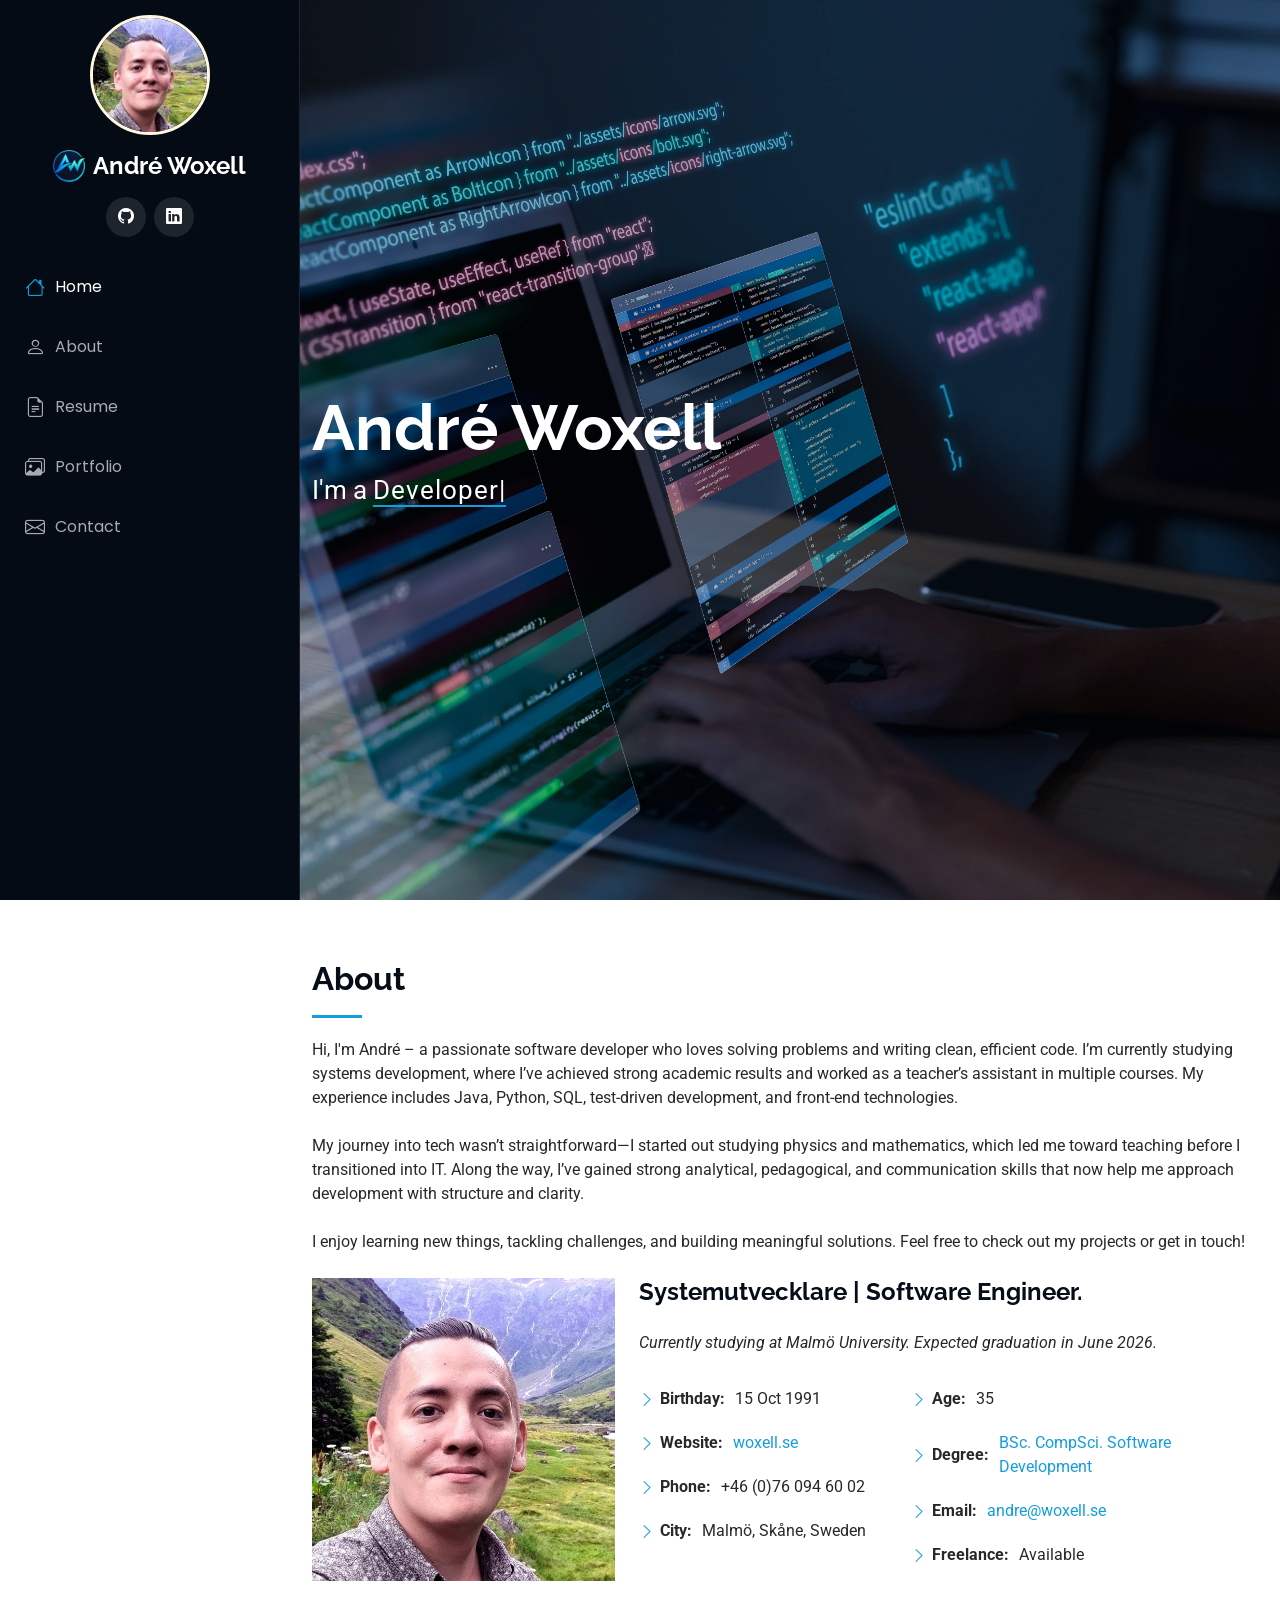
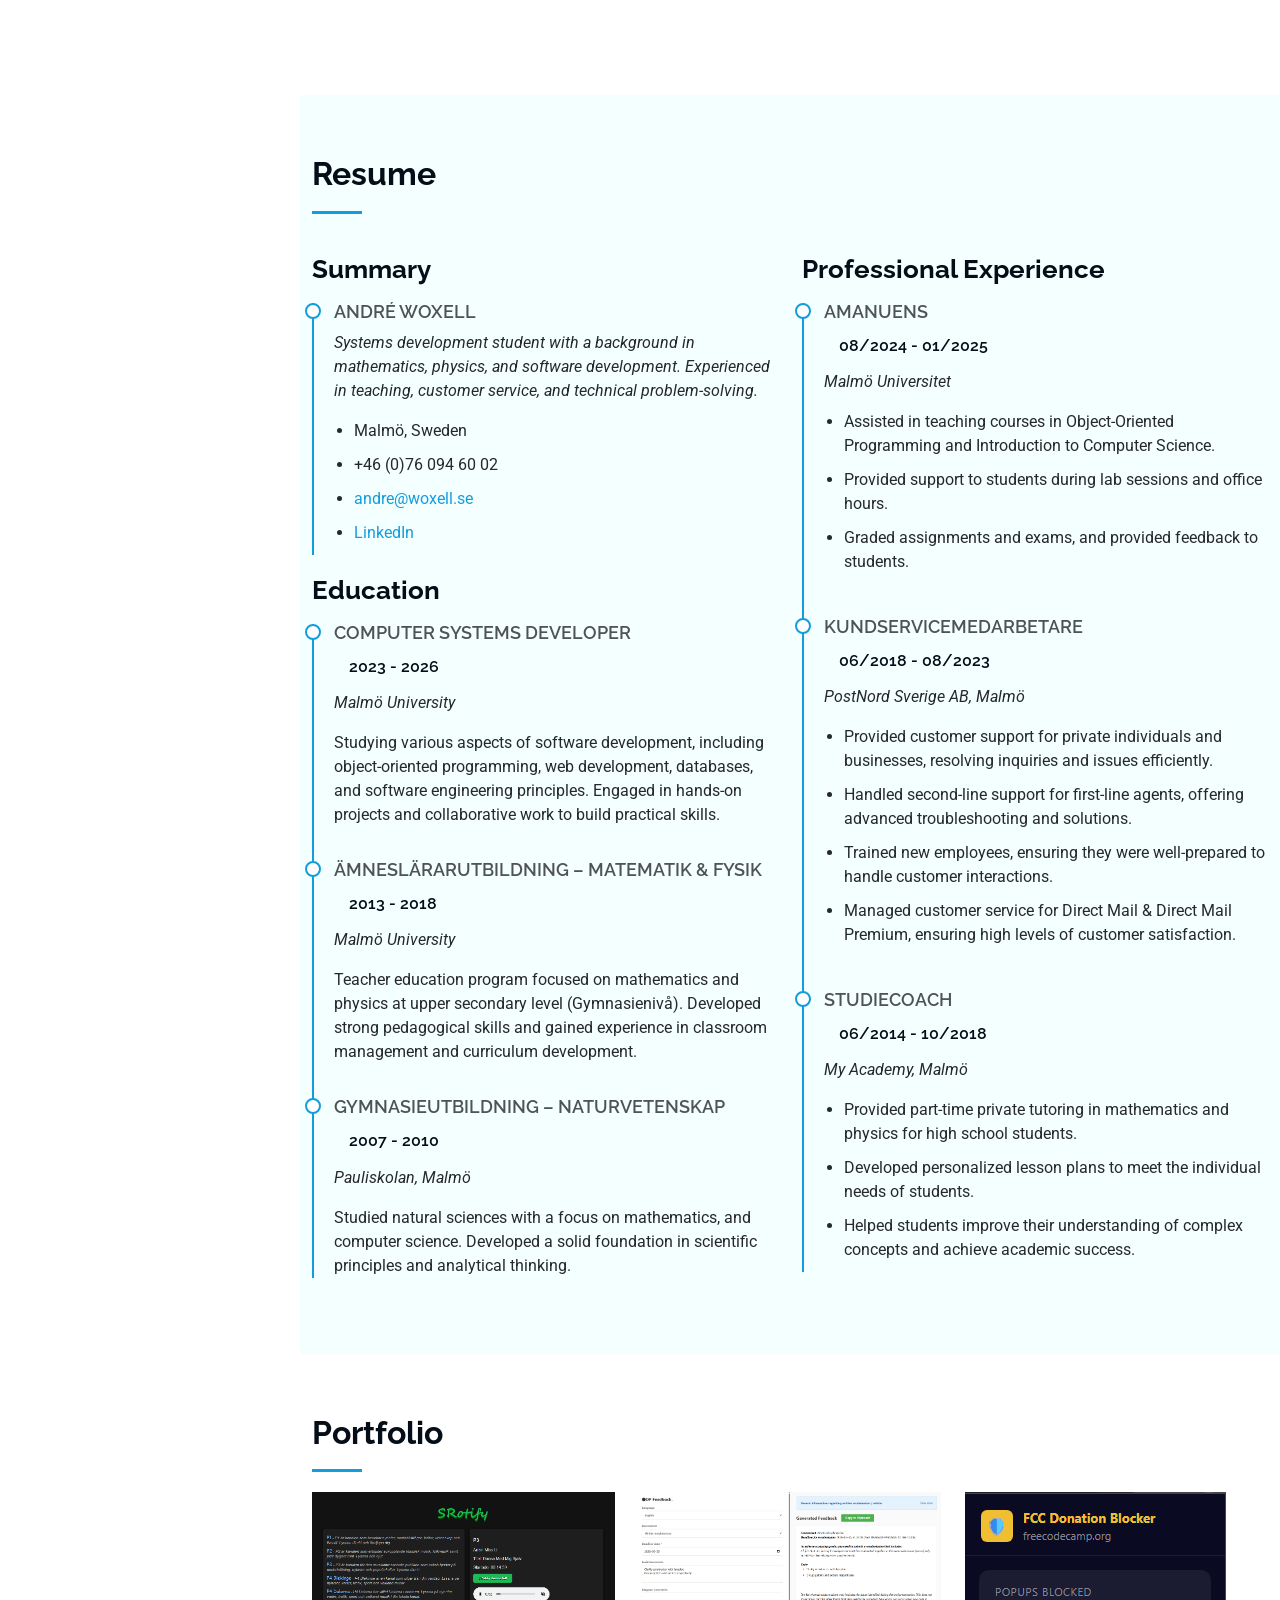
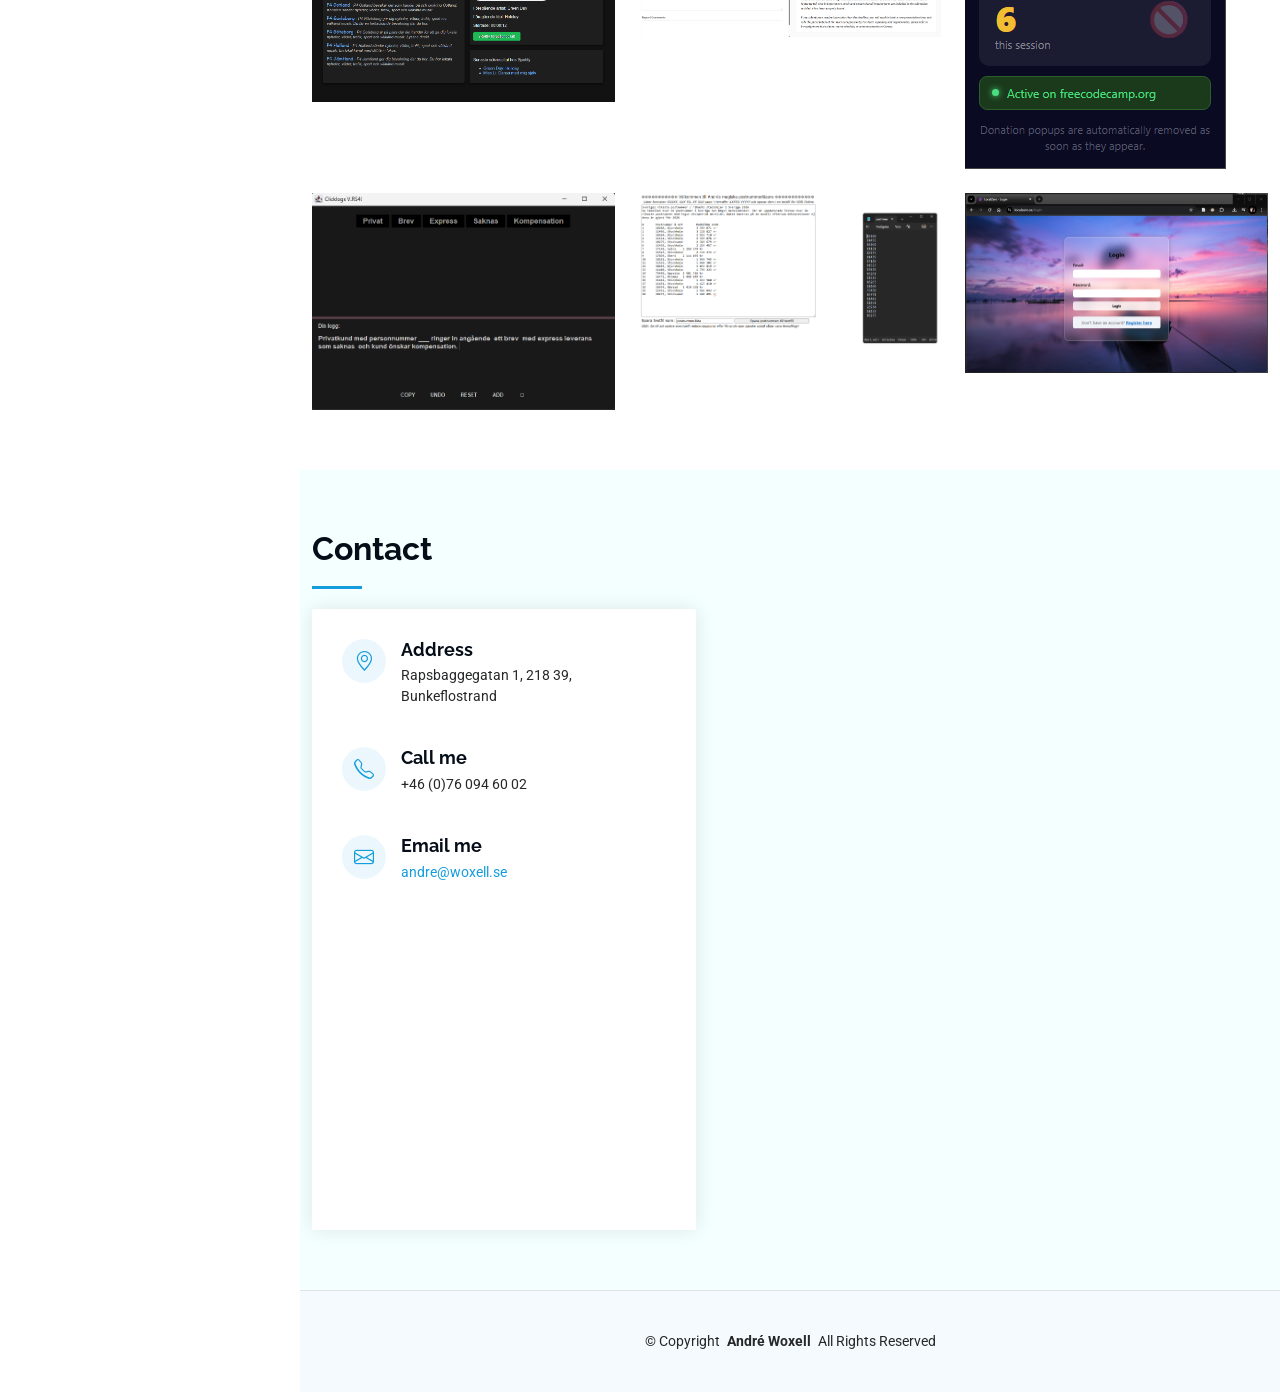
<file: index.html>
<!DOCTYPE html>
<html lang="en">

<head>
    <meta charset="utf-8">
    <meta content="width=device-width, initial-scale=1.0" name="viewport">
    <title>Woxell</title>
    <meta content="" name="description">
    <meta content="" name="keywords">

    <!-- Favicons -->
    <link href="assets/img/favicon.png" rel="icon">
    <link href="assets/img/apple-touch-icon.png" rel="apple-touch-icon">

    <!-- Fonts -->
    <link href="https://fonts.googleapis.com" rel="preconnect">
    <link href="https://fonts.gstatic.com" rel="preconnect" crossorigin>
    <link
        href="https://fonts.googleapis.com/css2?family=Roboto:ital,wght@0,100;0,300;0,400;0,500;0,700;0,900;1,100;1,300;1,400;1,500;1,700;1,900&family=Poppins:ital,wght@0,100;0,200;0,300;0,400;0,500;0,600;0,700;0,800;0,900;1,100;1,200;1,300;1,400;1,500;1,600;1,700;1,800;1,900&family=Raleway:ital,wght@0,100;0,200;0,300;0,400;0,500;0,600;0,700;0,800;0,900;1,100;1,200;1,300;1,400;1,500;1,600;1,700;1,800;1,900&display=swap"
        rel="stylesheet">

    <!-- Stylesheets -->
    <link href="https://cdn.jsdelivr.net/npm/bootstrap@5.3.8/dist/css/bootstrap.min.css" rel="stylesheet"
        integrity="sha384-sRIl4kxILFvY47J16cr9ZwB07vP4J8+LH7qKQnuqkuIAvNWLzeN8tE5YBujZqJLB" crossorigin="anonymous">
    <link href="assets/css/main.css" rel="stylesheet">
    <link href="assets/aos/aos.css" rel="stylesheet">
    <link href="assets/bootstrap-icons/bootstrap-icons.css" rel="stylesheet">


    <!-- Scripts -->

    <script src="https://cdn.jsdelivr.net/npm/bootstrap@5.3.8/dist/js/bootstrap.bundle.min.js"
        integrity="sha384-FKyoEForCGlyvwx9Hj09JcYn3nv7wiPVlz7YYwJrWVcXK/BmnVDxM+D2scQbITxI"
        crossorigin="anonymous"></script>
    <script src="assets/scripts/typed.umd.js" defer></script>
    <script src="assets/aos/aos.js" defer></script>
    <script src="assets/scripts/main.js" defer></script>
</head>

<body class="index-page">

    <header id="header" class="header dark-background d-flex flex-column">
        <i class="header-toggle d-xl-none bi bi-list"></i>

        <div class="profile-img">
            <img src="assets/img/pfp.jpg" alt="" class="img-fluid rounded-circle">
        </div>

        <a href="index.html" class="logo d-flex align-items-center justify-content-center">
            <img src="assets/img/logo.png" alt="">
            <h1 class="sitename">André Woxell</h1>
        </a>

        <div class="social-links text-center">
            <a href="https://github.com/Woxell/" class="github" target="_blank"><i class="bi bi-github"></i></a>
            <a href="https://www.linkedin.com/in/andrewoxell/" class="linkedin" target="_blank"><i
                    class="bi bi-linkedin"></i></a>
        </div>

        <nav id="navmenu" class="navmenu">
            <ul>
                <li><a href="#hero" class="active"><i class="bi bi-house navicon"></i>Home</a></li>
                <li><a href="#about"><i class="bi bi-person navicon"></i> About</a></li>
                <li><a href="#resume"><i class="bi bi-file-earmark-text navicon"></i> Resume</a></li>
                <li><a href="#portfolio"><i class="bi bi-images navicon"></i> Portfolio</a></li>
                <!--            <li class="dropdown"><a href="#"><i class="bi bi-menu-button navicon"></i> <span>Dropdown</span> <i-->
                <!--                    class="bi bi-chevron-down toggle-dropdown"></i></a>-->
                <!--                <ul>-->
                <!--                    <li><a href="#">Dropdown 1</a></li>-->
                <!--                    <li class="dropdown"><a href="#"><span>Deep Dropdown</span> <i-->
                <!--                            class="bi bi-chevron-down toggle-dropdown"></i></a>-->
                <!--                        <ul>-->
                <!--                            <li><a href="#">Deep Dropdown 1</a></li>-->
                <!--                            <li><a href="#">Deep Dropdown 2</a></li>-->
                <!--                            <li><a href="#">Deep Dropdown 3</a></li>-->
                <!--                            <li><a href="#">Deep Dropdown 4</a></li>-->
                <!--                            <li><a href="#">Deep Dropdown 5</a></li>-->
                <!--                        </ul>-->
                <!--                    </li>-->
                <!--                    <li><a href="#">Dropdown 2</a></li>-->
                <!--                    <li><a href="#">Dropdown 3</a></li>-->
                <!--                    <li><a href="#">Dropdown 4</a></li>-->
                <!--                </ul>-->
                <!--            </li>-->
                <li><a href="#contact"><i class="bi bi-envelope navicon"></i> Contact</a></li>
            </ul>
        </nav>

    </header>

    <main class="main">

        <!-- Hero Section -->
        <section id="hero" class="hero section dark-background">

            <img src="assets/img/banner.png" alt="" data-aos="fade-in" class="">

            <div class="container" data-aos="fade-up" data-aos-delay="50">
                <h2>André Woxell</h2>
                <p>I'm a <span class="typed" data-typed-items="Developer, Problem Solver, Creative Madman"></span><span
                        class="typed-cursor typed-cursor--blink" aria-hidden="true"></span><span
                        class="typed-cursor typed-cursor--blink" aria-hidden="true"></span></p>
            </div>

        </section><!-- /Hero Section -->

        <!-- About Section -->
        <section id="about" class="about section">

            <!-- Section Title -->
            <div class="container section-title" data-aos="fade-up">
                <h2>About</h2>
                <p>Hi, I'm André – a passionate software developer who loves solving problems and writing clean,
                    efficient code. I’m currently studying systems development, where I’ve achieved strong academic
                    results and worked as a teacher’s assistant in multiple courses. My experience includes Java,
                    Python, SQL, test-driven development, and front-end technologies.
                    <br><br>
                    My journey into tech wasn’t straightforward—I started out studying physics and mathematics, which
                    led me toward teaching before I transitioned into IT. Along the way, I’ve gained strong analytical,
                    pedagogical, and communication skills that now help me approach development with structure and
                    clarity.
                    <br><br>
                    I enjoy learning new things, tackling challenges, and building meaningful solutions. Feel free to
                    check out my projects or get in touch! <br><br>
                </p>
            </div><!-- End Section Title -->

            <div class="container" data-aos="fade-up" data-aos-delay="50">

                <div class="row gy-4 justify-content-center">
                    <div class="col-lg-4">
                        <img src="assets/img/pfp.jpg" class="img-fluid" alt="">
                    </div>
                    <div class="col-lg-8 content">
                        <h2>Systemutvecklare | Software Engineer.</h2>
                        <p class="fst-italic py-3">
                            Currently studying at Malmö University. Expected graduation in June 2026.
                        </p>
                        <div class="row">
                            <div class="col-lg-5">
                                <ul>
                                    <li><i class="bi bi-chevron-right"></i> <strong>Birthday:</strong>
                                        <span>15 Oct 1991</span>
                                    </li>
                                    <li><i class="bi bi-chevron-right"></i> <strong>Website:</strong>
                                        <span><a href="https://woxell.se">woxell.se</a></span>
                                    </li>
                                    <li><i class="bi bi-chevron-right"></i> <strong>Phone:</strong>
                                        <span>+46 (0)76 094 60 02</span>
                                    </li>
                                    <li><i class="bi bi-chevron-right"></i> <strong>City:</strong>
                                        <span>Malmö, Skåne, Sweden</span>
                                    </li>
                                </ul>
                            </div>
                            <div class="col-lg-6">
                                <ul>
                                    <li><i class="bi bi-chevron-right"></i> <strong>Age:</strong>
                                        <span id="age" data-birth="1991-10-15">34</span>
                                    </li>
                                    <li><i class="bi bi-chevron-right"></i> <strong>Degree:</strong> <span>
                                            <a href="https://utbildningsinfo.mau.se/program/tgsya/utbildningsplan/20232"
                                                target="_blank">
                                                BSc. CompSci. Software Development</a></span>
                                    </li>
                                    <li><i class="bi bi-chevron-right"></i> <strong>Email:</strong>
                                        <span><a href="mailto:andre@woxell.se">andre@woxell.se</a></span>
                                    </li>
                                    <li><i class="bi bi-chevron-right"></i> <strong>Freelance:</strong>
                                        <span>Available</span>
                                    </li>
                                </ul>
                            </div>
                        </div>
                        <p class="py-3">
                            <!-- TODO: Add a short bio here. -->
                        </p>
                    </div>
                </div>

            </div>

        </section><!-- /About Section -->

        <!-- Resume Section -->
        <section id="resume" class="resume section">

            <!-- Section Title -->
            <div class="container section-title" data-aos="fade-up">
                <h2>Resume</h2>
            </div><!-- End Section Title -->

            <div class="container">

                <div class="row">

                    <div class="col-lg-6" data-aos="fade-up" data-aos-delay="50">
                        <h3 class="resume-title">Summary</h3>

                        <div class="resume-item pb-0">
                            <h4>André Woxell</h4>
                            <p><em>Systems development student with a background in mathematics, physics, and software
                                    development. Experienced in teaching, customer service, and technical
                                    problem-solving.</em></p>
                            <ul>
                                <li>Malmö, Sweden</li>
                                <li>+46 (0)76 094 60 02</li>
                                <li><a href="mailto:andre@woxell.se">andre@woxell.se</a></li>
                                <li><a href="https://linkedin.com/in/andrewoxell" target="_blank">LinkedIn</a></li>
                            </ul>
                        </div><!-- End Resume Item -->

                        <h3 class="resume-title">Education</h3>

                        <div class="resume-item">
                            <h4>Computer Systems Developer</h4>
                            <h5>2023 - 2026</h5>
                            <p><em>Malmö University</em></p>
                            <p>Studying various aspects of software development, including object-oriented programming,
                                web development, databases, and software engineering principles. Engaged in hands-on
                                projects and collaborative work to build practical skills.</p>
                        </div><!-- End Resume Item -->

                        <div class="resume-item">
                            <h4>Ämneslärarutbildning – Matematik & Fysik</h4>
                            <h5>2013 - 2018</h5>
                            <p><em>Malmö University</em></p>
                            <p>Teacher education program focused on mathematics and physics at upper secondary level
                                (Gymnasienivå). Developed strong pedagogical skills and gained experience in classroom
                                management and curriculum development.</p>
                        </div><!-- End Resume Item -->

                        <div class="resume-item">
                            <h4>Gymnasieutbildning – Naturvetenskap</h4>
                            <h5>2007 - 2010</h5>
                            <p><em>Pauliskolan, Malmö</em></p>
                            <p>Studied natural sciences with a focus on mathematics, and computer science. Developed a
                                solid foundation in scientific principles and analytical thinking.</p>
                        </div><!-- End Resume Item -->

                    </div>

                    <div class="col-lg-6" data-aos="fade-up" data-aos-delay="50">
                        <h3 class="resume-title">Professional Experience</h3>

                        <div class="resume-item">
                            <h4>Amanuens</h4>
                            <h5>08/2024 - 01/2025</h5>
                            <p><em>Malmö Universitet</em></p>
                            <ul>
                                <li>Assisted in teaching courses in Object-Oriented Programming and Introduction to
                                    Computer Science.</li>
                                <li>Provided support to students during lab sessions and office hours.</li>
                                <li>Graded assignments and exams, and provided feedback to students.</li>
                            </ul>
                        </div><!-- End Resume Item -->

                        <div class="resume-item">
                            <h4>Kundservicemedarbetare</h4>
                            <h5>06/2018 - 08/2023</h5>
                            <p><em>PostNord Sverige AB, Malmö</em></p>
                            <ul>
                                <li>Provided customer support for private individuals and businesses, resolving
                                    inquiries and issues efficiently.</li>
                                <li>Handled second-line support for first-line agents, offering advanced troubleshooting
                                    and solutions.</li>
                                <li>Trained new employees, ensuring they were well-prepared to handle customer
                                    interactions.</li>
                                <li>Managed customer service for Direct Mail & Direct Mail Premium, ensuring high levels
                                    of customer satisfaction.</li>
                            </ul>
                        </div><!-- End Resume Item -->

                        <div class="resume-item">
                            <h4>Studiecoach</h4>
                            <h5>06/2014 - 10/2018</h5>
                            <p><em>My Academy, Malmö</em></p>
                            <ul>
                                <li>Provided part-time private tutoring in mathematics and physics for high school
                                    students.</li>
                                <li>Developed personalized lesson plans to meet the individual needs of students.</li>
                                <li>Helped students improve their understanding of complex concepts and achieve academic
                                    success.</li>
                            </ul>
                        </div><!-- End Resume Item -->

                    </div>

                </div>

            </div>

        </section><!-- /Resume Section -->


        <!-- Portfolio Section -->
        <section id="portfolio" class="portfolio section light-background">

            <!-- Section Title -->
            <div class="container section-title" data-aos="fade-up">
                <h2>Portfolio</h2>
            </div><!-- End Section Title -->

            <div class="container">

                <div class="isotope-layout" data-default-filter="*" data-layout="masonry" data-sort="original-order">

                    <div class="row gy-4 isotope-container" data-aos="fade-up" data-aos-delay="50">

                        <div class="col-lg-4 col-md-6 portfolio-item isotope-item filter-app">
                            <div class="portfolio-content h-100">
                                <img src="assets/img/portfolio/srotify.png" class="img-fluid" alt="">
                                <div class="portfolio-info">
                                    <h4>SRotify</h4>
                                    <p>Lorem ipsum, dolor sit amet consectetur</p>
                                    <a href="assets/img/portfolio/srotify.png" title="SRotify"
                                        data-gallery="portfolio-gallery-app" class="glightbox preview-link"><i
                                            class="bi bi-zoom-in"></i></a>
                                    <a href="https://srotify.se/" title="More Details" class="details-link"><i
                                            class="bi bi-link-45deg"></i></a>
                                </div>
                            </div>
                        </div><!-- End Portfolio Item -->

                        <div class="col-lg-4 col-md-6 portfolio-item isotope-item filter-product">
                            <div class="portfolio-content h-100">
                                <img src="assets/img/portfolio/OOPFeedback.png" class="img-fluid" alt="">
                                <div class="portfolio-info">
                                    <h4>OOP Feedback</h4>
                                    <p>Lorem ipsum, dolor sit amet consectetur</p>
                                    <a href="assets/img/portfolio/OOPFeedback.png" title="OOP Feedback"
                                        data-gallery="portfolio-gallery-product" class="glightbox preview-link"><i
                                            class="bi bi-zoom-in"></i></a>
                                    <a href="#" title="More Details" class="details-link"><i
                                            class="bi bi-link-45deg"></i></a>
                                </div>
                            </div>
                        </div><!-- End Portfolio Item -->

                        <div class="col-lg-4 col-md-6 portfolio-item isotope-item filter-branding">
                            <div class="portfolio-content h-100">
                                <img src="assets/img/portfolio/FCCExtension.png" class="img-fluid" alt="">
                                <div class="portfolio-info">
                                    <h4>freeCodeCamp Extension</h4>
                                    <p>Extension for Chromium browsers. Blocks distracting modals.</p>
                                    <a href="assets/img/portfolio/FCCExtension.png" title="freeCodeCamp Extension"
                                        data-gallery="portfolio-gallery-branding" class="glightbox preview-link"><i
                                            class="bi bi-zoom-in"></i></a>
                                    <a href="#" title="More Details" class="details-link"><i
                                            class="bi bi-link-45deg"></i></a>
                                </div>
                            </div>
                        </div><!-- End Portfolio Item -->

                        <div class="col-lg-4 col-md-6 portfolio-item isotope-item filter-books">
                            <div class="portfolio-content h-100">
                                <img src="assets/img/portfolio/Clicklogs2.png" class="img-fluid" alt="">
                                <div class="portfolio-info">
                                    <h4>Clicklogs</h4>
                                    <p>Lorem ipsum, dolor sit amet consectetur.</p>
                                    <a href="assets/img/portfolio/Clicklogs2.png" title="Clicklogs"
                                        data-gallery="portfolio-gallery-book" class="glightbox preview-link"><i
                                            class="bi bi-zoom-in"></i></a>
                                    <a href="#" title="More Details" class="details-link"><i
                                            class="bi bi-link-45deg"></i></a>
                                </div>
                            </div>
                        </div><!-- End Portfolio Item -->

                        <div class="col-lg-4 col-md-6 portfolio-item isotope-item filter-app">
                            <div class="portfolio-content h-100">
                                <img src="assets/img/portfolio/PostnummerDR.png" class="img-fluid" alt="">
                                <div class="portfolio-info">
                                    <h4>Postnummer parser</h4>
                                    <p>Lorem ipsum, dolor sit amet consectetur</p>
                                    <a href="assets/img/portfolio/PostnummerDR.png" title="Postnummerläsaren"
                                        data-gallery="portfolio-gallery-app" class="glightbox preview-link"><i
                                            class="bi bi-zoom-in"></i></a>
                                    <a href="https://postnummer.woxell.se/" title="More Details" class="details-link"><i
                                            class="bi bi-link-45deg"></i></a>
                                </div>
                            </div>
                        </div><!-- End Portfolio Item -->

                        <div class="col-lg-4 col-md-6 portfolio-item isotope-item filter-product">
                            <div class="portfolio-content h-100">
                                <img src="assets/img/portfolio/Localzero.png" class="img-fluid" alt="">
                                <div class="portfolio-info">
                                    <h4>Localzero</h4>
                                    <p>Lorem ipsum, dolor sit amet consectetur</p>
                                    <a href="assets/img/portfolio/Localzero.png" title="Localzero"
                                        data-gallery="portfolio-gallery-product" class="glightbox preview-link"><i
                                            class="bi bi-zoom-in"></i></a>
                                    <a href="https://localzero.woxell.se/" title="More Details" class="details-link"><i
                                            class="bi bi-link-45deg"></i></a>
                                </div>
                            </div>
                        </div><!-- End Portfolio Item -->
                    </div><!-- End Portfolio Container -->
                </div>
            </div>
        </section><!-- /Portfolio Section -->

        <!-- Contact Section -->
        <section id="contact" class="contact section">

            <!-- Section Title -->
            <div class="container section-title" data-aos="fade-up">
                <h2>Contact</h2>
            </div>

            <div class="container">
                <div class="row gy-4">
                    <div class="col-lg-5">
                        <div class="info-wrap">
                            <div class="info-item d-flex">
                                <i class="bi bi-geo-alt flex-shrink-0"></i>
                                <div>
                                    <h3>Address</h3>
                                    <p>Rapsbaggegatan 1, 218 39, Bunkeflostrand</p>
                                </div>
                            </div><!-- End Info Item -->

                            <div class="info-item d-flex">
                                <i class="bi bi-telephone flex-shrink-0"></i>
                                <div>
                                    <h3>Call me</h3>
                                    <p>+46 (0)76 094 60 02</p>
                                </div>
                            </div><!-- End Info Item -->

                            <div class="info-item d-flex">
                                <i class="bi bi-envelope flex-shrink-0"></i>
                                <div>
                                    <h3>Email me</h3>
                                    <p><a href="mailto:andre@woxell.se">andre@woxell.se</a></p>
                                </div>
                            </div><!-- End Info Item -->

                            <iframe
                                src="https://www.google.com/maps/embed?pb=!1m18!1m12!1m3!1d2256.6529303008906!2d12.930797176394153!3d55.555829707145925!2m3!1f0!2f0!3f0!3m2!1i1024!2i768!4f13.1!3m3!1m2!1s0x4653a7228e8a23bd%3A0x8719da20ad21706e!2sRapsbaggegatan%201%2C%20218%2037%20Bunkeflostrand!5e0!3m2!1ssv!2sse!4v1742265777768!5m2!1ssv!2sse"
                                frameborder="0" style="border:0; width: 100%; height: 270px;" allowfullscreen=""
                                loading="lazy" referrerpolicy="no-referrer-when-downgrade"></iframe>
                        </div>
                    </div> <!-- End Contact Form -->

                </div>

            </div>

        </section><!-- /Contact Section -->

    </main>

    <footer id="footer" class="footer position-relative light-background">

        <div class="container">
            <div class="copyright text-center ">
                <p>© <span>Copyright</span> <strong class="px-1 sitename">André Woxell</strong>
                    <span>All Rights Reserved</span>
                </p>
            </div>
        </div>

    </footer>

    <!-- Scroll Top -->
    <a href="#" id="scroll-top" class="scroll-top d-flex align-items-center justify-content-center"><i
            class="bi bi-arrow-up-short"></i></a>

    <!-- Preloader -->
    <div id="preloader"></div>
    <!-- Auto-calc age -->
    <script>
        (function () {
            const ageElement = document.getElementById('age');
            if (!ageElement) return;
            // Prefer ISO date in data-birth (YYYY-MM-DD). Fallback: try parsing birthday text.
            const iso = ageElement.getAttribute('data-birth') || document.getElementById('birthday')?.textContent;
            const b = iso ? new Date(iso) : null;
            if (!b || Number.isNaN(b.getTime())) return;
            const today = new Date();
            let age = today.getFullYear() - b.getFullYear();
            const m = today.getMonth() - b.getMonth();
            if (m < 0 || (m === 0 && today.getDate() < b.getDate())) age--;
            ageElement.textContent = String(age);
        })();
    </script>
</body>

</html>
</file>
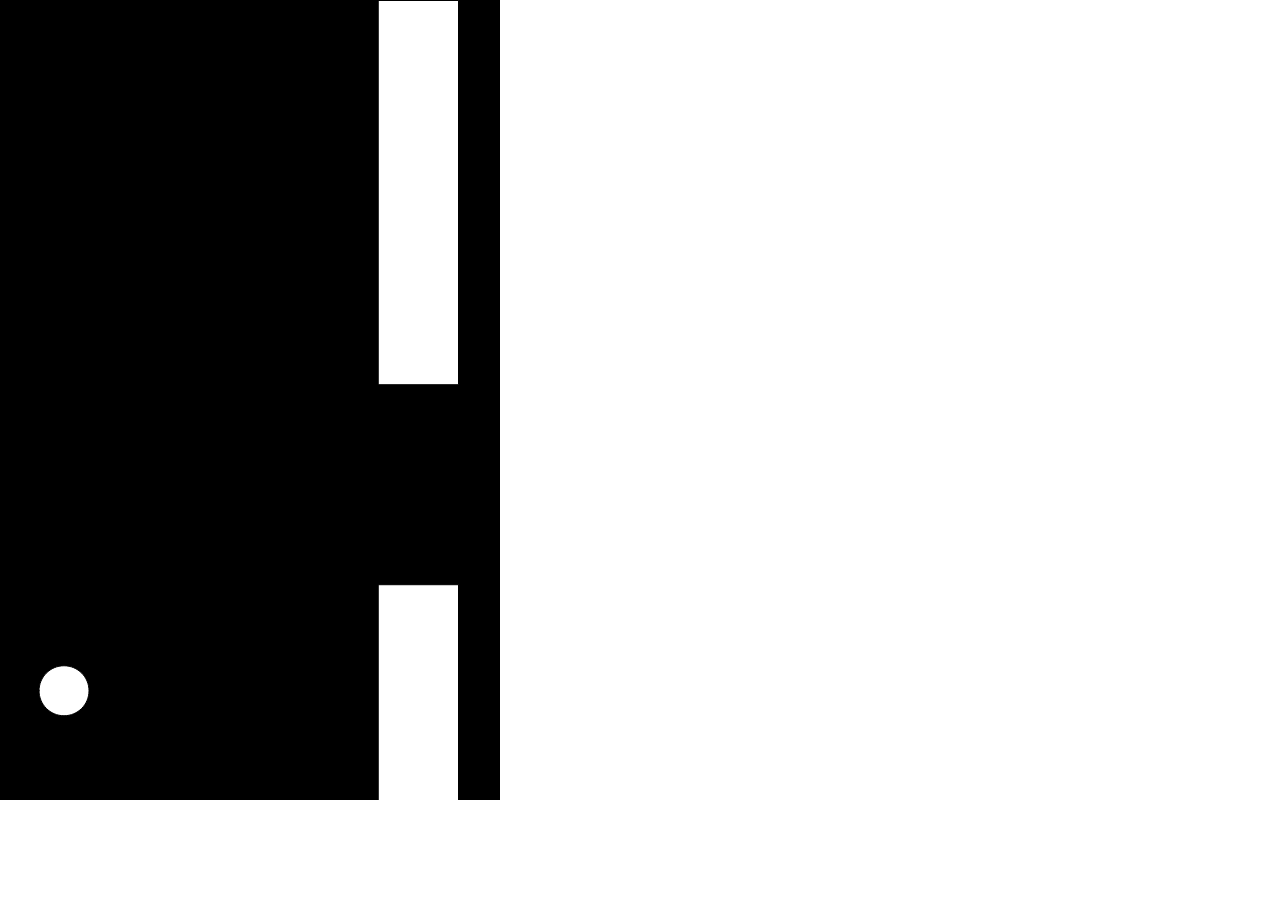
<file: Flappy_Bird/index.html>
<!DOCTYPE html>
<html>
<head>
	<meta charset="UTF-8">
	<meta http-equiv="X-UA-Compatible" content="IE=edge">
	<meta name="viewport" content="width=device-width, initial-scale=1">

	<title>Flappy Bird</title>

	<script src="libraries/p5.js"></script>
	<script src="libraries/p5.dom.js"></script>
	<script src="libraries/p5.sound.js"></script>
	<script src="sketch.js"></script>
	<script src="bird.js"></script>
	<script src="pipe.js"></script>

	<style>
		body {
			margin:0;
			padding:0;
			overflow: hidden;
		}
		canvas {
			margin:auto;
		}
	</style>
</head>
<body>
</body>
</html>
</file>
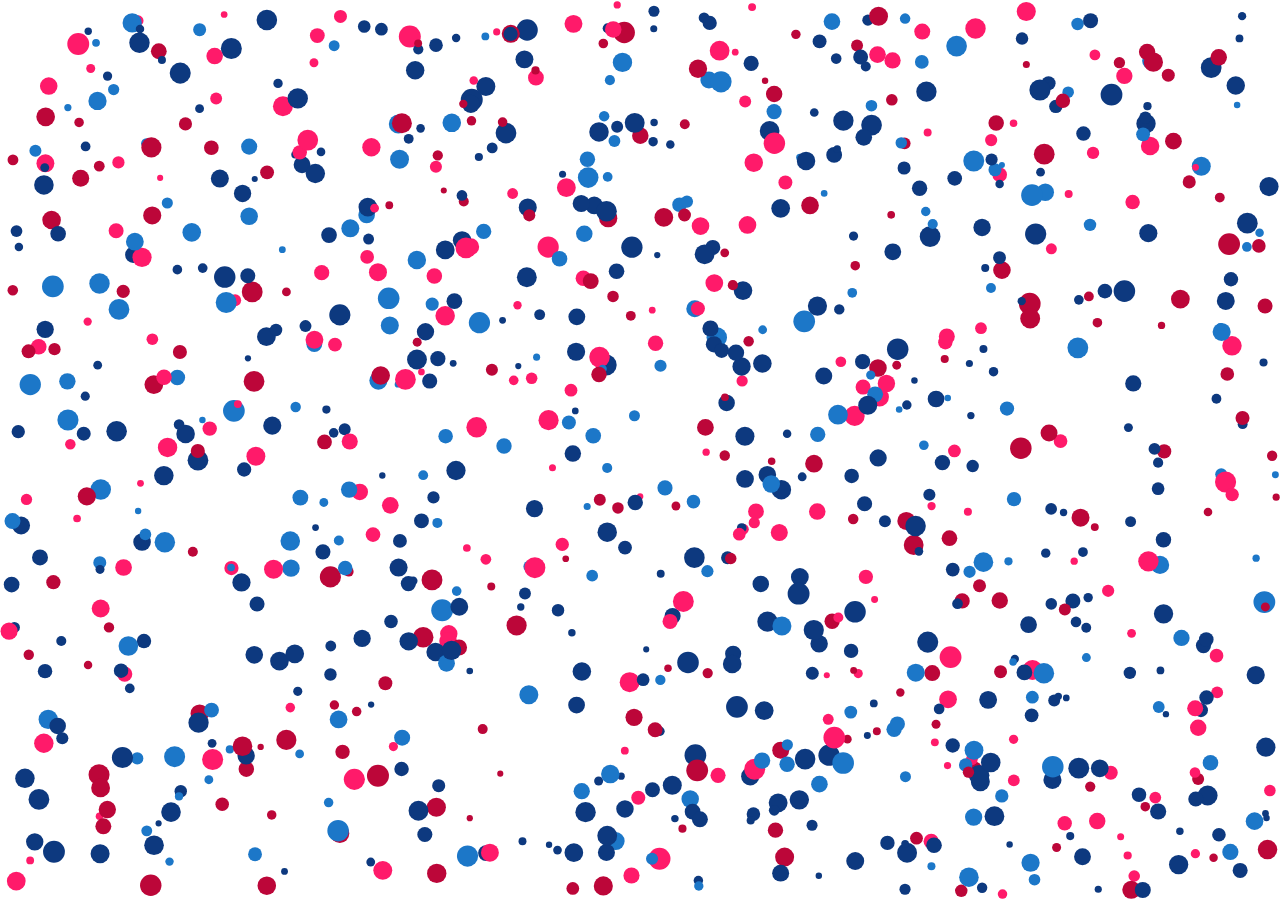
<file: HTML-canvas-tutorial/index.html>
<!DOCTYPE html>
<html>
<head>
	<meta charset="UTF-8">
	<meta http-equiv="X-UA-Compatible" content="IE=edge">
	<meta name="viewport" content="width=device-width, initial-scale=1">

	<title>HTML-canvas-tutorial</title>



	<style>
		body {
			margin:0;
			padding:0;
			overflow: hidden;
		}
		canvas {
			margin:auto;
		}
	</style>
</head>
<body>
	<canvas></canvas>
	<script src="canvas.js"></script>
</html>
</file>
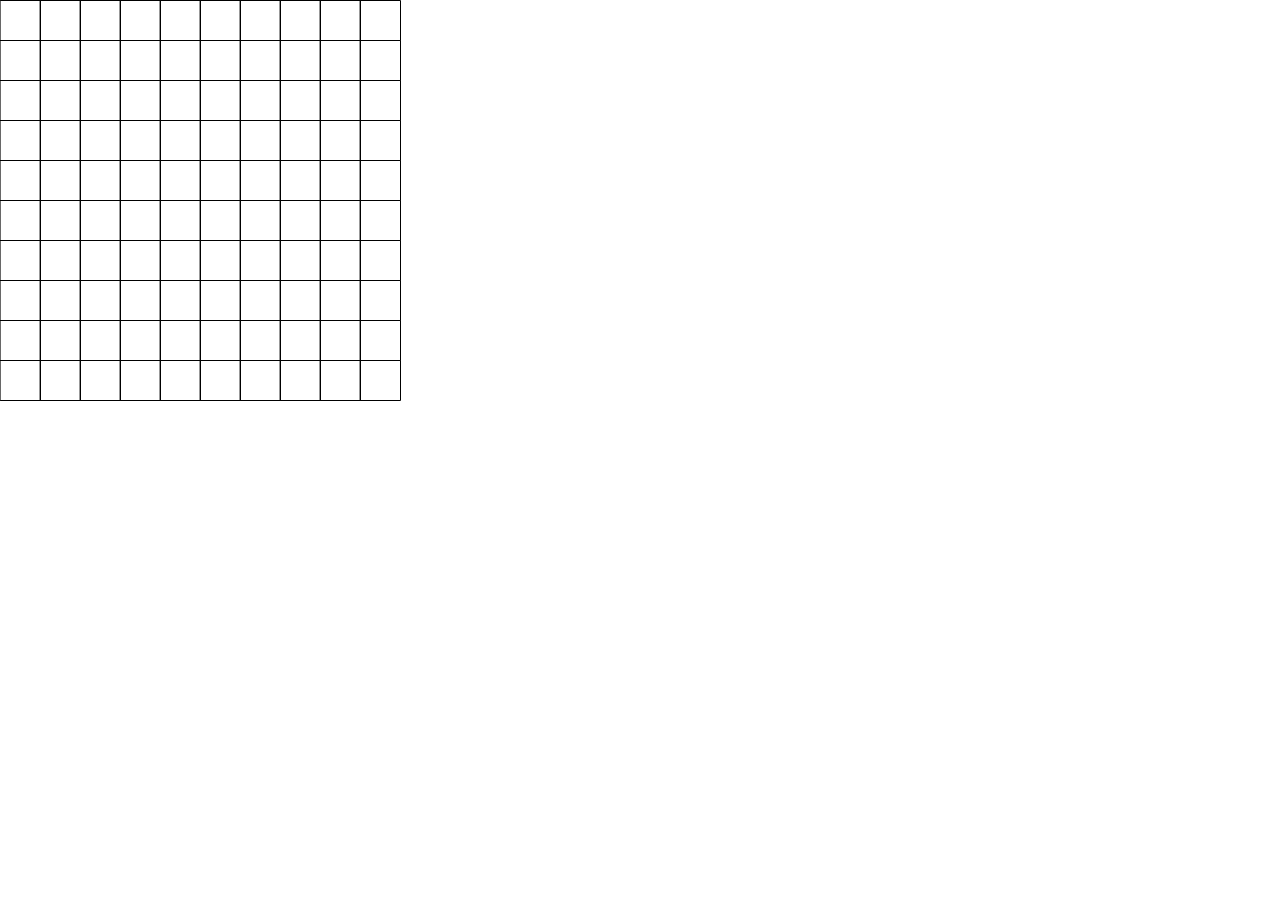
<file: minesweeper/index.html>
<!DOCTYPE html>
<html>
<head>
	<meta charset="UTF-8">
	<meta http-equiv="X-UA-Compatible" content="IE=edge">
	<meta name="viewport" content="width=device-width, initial-scale=1">

	<title>minesweeper</title>

	<script src="libraries/p5.js"></script>
	<script src="libraries/p5.dom.js"></script>
	<script src="libraries/p5.sound.js"></script>
	<script src="sketch.js"></script>
	<script src="cell.js"></script>

	<style>
		body {
			margin:0;
			padding:0;
			overflow: hidden;
		}
		canvas {
			margin:auto;
		}
	</style>
</head>
<body>
</body>
</html>
</file>
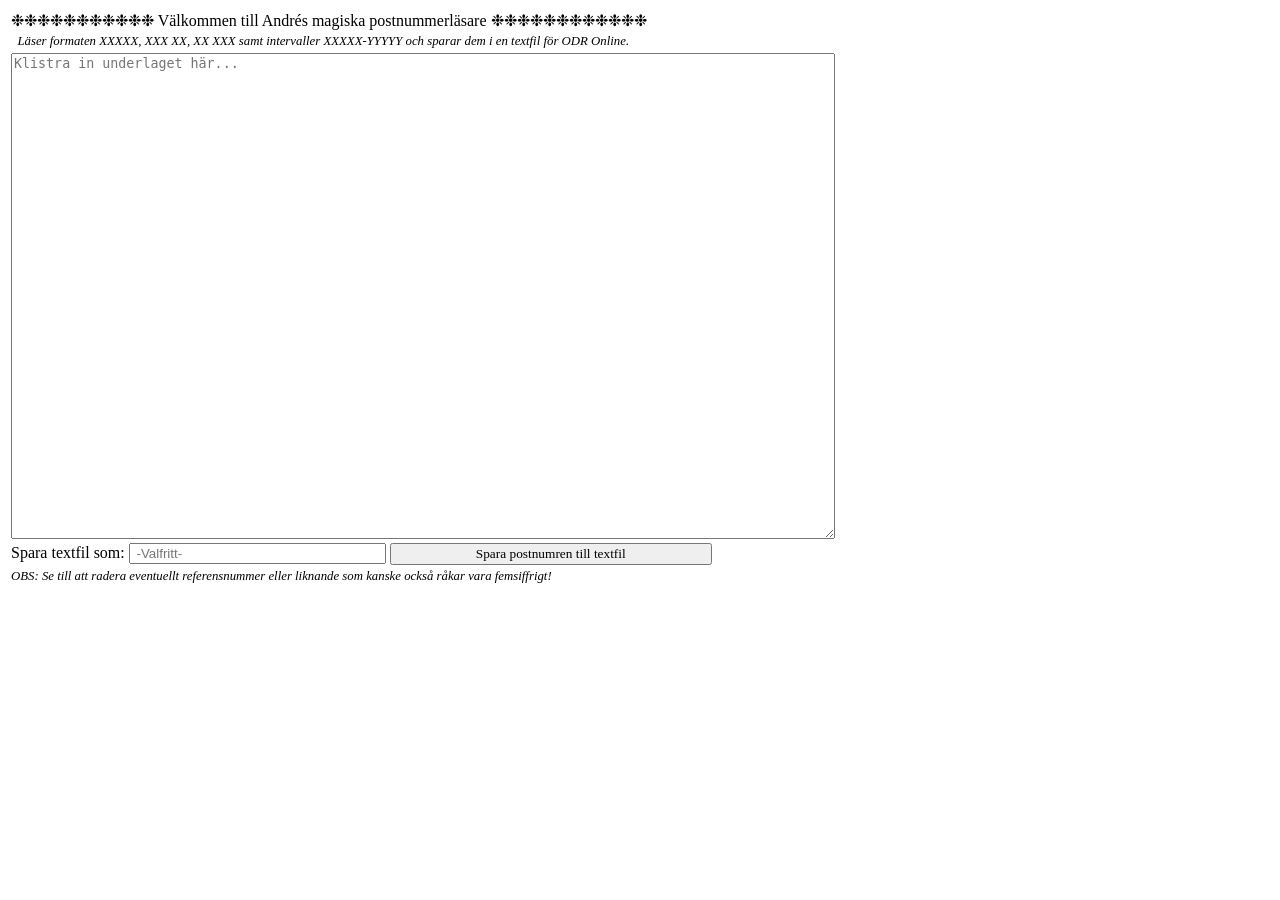
<file: postnummer-dr.html>
<!--
<style>
  /* customizable snowflake styling */
  .snowflake {
    color: white;
    font-size: 1.5em;
    font-family: Arial, sans-serif;
    text-shadow: 0 0 5px red;
  }
  @-webkit-keyframes snowflakes-fall {
    0% {
      top: -10%
    }
    100% {
      top: 100%
    }
  }
  @-webkit-keyframes snowflakes-shake {
    0%,
    100% {
      -webkit-transform: translateX(0);
      transform: translateX(0)
    }
    50% {
      -webkit-transform: translateX(80px);
      transform: translateX(80px)
    }
  }
  @keyframes snowflakes-fall {
    0% {
      top: -10%
    }
    100% {
      top: 100%
    }
  }
  @keyframes snowflakes-shake {
    0%,
    100% {
      transform: translateX(0)
    }
    50% {
      transform: translateX(80px)
    }
  }
  .snowflake {
    position: fixed;
    top: -10%;
    z-index: 9999;
    -webkit-user-select: none;
    -moz-user-select: none;
    -ms-user-select: none;
    user-select: none;
    cursor: default;
    -webkit-animation-name: snowflakes-fall, snowflakes-shake;
    -webkit-animation-duration: 10s, 3s;
    -webkit-animation-timing-function: linear, ease-in-out;
    -webkit-animation-iteration-count: infinite, infinite;
    -webkit-animation-play-state: running, running;
    animation-name: snowflakes-fall, snowflakes-shake;
    animation-duration: 10s, 3s;
    animation-timing-function: linear, ease-in-out;
    animation-iteration-count: infinite, infinite;
    animation-play-state: running, running
  }
  .snowflake:nth-of-type(0) {
    left: 1%;
    -webkit-animation-delay: 0s, 0s;
    animation-delay: 0s, 0s
  }
  .snowflake:nth-of-type(1) {
    left: 10%;
    -webkit-animation-delay: 1s, 1s;
    animation-delay: 1s, 1s
  }
  .snowflake:nth-of-type(2) {
    left: 20%;
    -webkit-animation-delay: 6s, .5s;
    animation-delay: 6s, .5s
  }
  .snowflake:nth-of-type(3) {
    left: 30%;
    -webkit-animation-delay: 4s, 2s;
    animation-delay: 4s, 2s
  }
  .snowflake:nth-of-type(4) {
    left: 40%;
    -webkit-animation-delay: 2s, 2s;
    animation-delay: 2s, 2s
  }
  .snowflake:nth-of-type(5) {
    left: 50%;
    -webkit-animation-delay: 8s, 3s;
    animation-delay: 8s, 3s
  }
  .snowflake:nth-of-type(6) {
    left: 60%;
    -webkit-animation-delay: 6s, 2s;
    animation-delay: 6s, 2s
  }
  .snowflake:nth-of-type(7) {
    left: 70%;
    -webkit-animation-delay: 2.5s, 1s;
    animation-delay: 2.5s, 1s
  }
  .snowflake:nth-of-type(8) {
    left: 80%;
    -webkit-animation-delay: 1s, 0s;
    animation-delay: 1s, 0s
  }
  .snowflake:nth-of-type(9) {
    left: 90%;
    -webkit-animation-delay: 3s, 1.5s;
    animation-delay: 3s, 1.5s
  }
  .snowflake:nth-of-type(10) {
    left: 25%;
    -webkit-animation-delay: 2s, 0s;
    animation-delay: 2s, 0s
  }
  .snowflake:nth-of-type(11) {
    left: 65%;
    -webkit-animation-delay: 4s, 2.5s;
    animation-delay: 4s, 2.5s
  }
</style>
<div class="snowflakes" aria-hidden="true">
  <div class="snowflake">
    ❅
  </div>
  <div class="snowflake">
    ❆
  </div>
  <div class="snowflake">
    ❅
  </div>
  <div class="snowflake">
    ❆
  </div>
  <div class="snowflake">
    ❅
  </div>
  <div class="snowflake">
    ❆
  </div>
  <div class="snowflake">
    ❅
  </div>
  <div class="snowflake">
    ❆
  </div>
  <div class="snowflake">
    ❅
  </div>
  <div class="snowflake">
    ❆
  </div>
  <div class="snowflake">
    ❅
  </div>
  <div class="snowflake">
    ❆
  </div>
</div> -->
<html>
<title>Postnummerläsaren™</title>

<head>
    <!--<script>
    message = "✺Postnummerläsaren✺";
    pos = 0;
    function scrollTitleMsg() {
      document.title = message.substring(pos, message.length) + message.substring(0, pos);
      pos++;
      if (pos > message.length) {
        pos = 0;
      }
      setTimeout("scrollTitleMsg()", 150);
    }
  </script> -->
</head>

<body>

    <table>
        <h1>
            <!-- <td nowrap style="font-family:verdana;"><span style="color: white; text-shadow: 0 0 5px red"><strong>❅❄❅❄❅❄❅❄❅❄❅</strong></span> Välkommen till Andrés
        <span style="color: red; text-shadow: 0px 0px 4px red;font-family: Lucida Handwriting">juliga</span>
        postnummerläsare <span style="color: white; text-shadow: 0 0 5px red"><strong>❅❄❅❄❅❄❅❄❅❄❅❄</strong></span>
      </td>
      -->
            <td nowrap style="font-family:verdana;">❉❉❉❉❉❉❉❉❉❉❉ Välkommen till Andrés magiska postnummerläsare
                ❉❉❉❉❉❉❉❉❉❉❉❉ </td>
            <tr>
                <td style="font-size:80%; font-family:verdana;"><i>&nbsp;&nbsp;Läser formaten XXXXX, XXX XX, XX XXX samt
                        intervaller XXXXX-YYYYY och sparar dem i en textfil för ODR Online.</i></td>
            </tr>
        </h1>
        <tr>
            <td nowrap colspan="3">
                <textarea placeholder="Klistra in underlaget här..." id="inputTextToSave" cols="100"
                    rows="32"></textarea>
            </td>
        </tr>
        <tr>
            <td nowrap style="font-family:verdana">Spara textfil som:
                <input placeholder=" -Valfritt-" class="search" onkeydown="search(this)" id="inputFileNameToSaveAs"
                    size="30"> </input>
                <button onclick="saveTextAsFile()" style="width: 322px; height: 22px;font-family:verdana">Spara
                    postnumren till textfil
                </button>
            </td>


        <tr>
            <td style="font-size:80%; font-family:verdana;"><i>OBS: Se till att radera eventuellt referensnummer eller
                    liknande som kanske också råkar vara femsiffrigt!</i></td>
        </tr>
        </tr>
    </table>

    <script type="text/javascript">
        function search(submit) {
            if (event.keyCode == 13) {
                saveTextAsFile()
            }
        }

        function saveTextAsFile() {
            var text = "XX" + document.getElementById("inputTextToSave").value + "X";
            //var textLength = text.length
            var zipCodes = new String()
            for (i = 0; i <= text.length; i++) {
                if (text.charAt(i) == '\n' && text.charAt(i - 1) == '-') {
                    var text = text.substring(0, i) + text.substring(i + 1)
                }
            }
            for (i = 0; i <= text.length; i++) {
                console.log('i=' + i)
                //var sevenZip = text.substring((i - 7), i)
                if (text.charAt(i + 4) == ' ' && isNaN(parseInt(text.charAt(i))) && isNaN(parseInt(text.charAt(i + 7)))) { //läser XXX XX
                    var fiveZip = text.substring(i + 1, i + 4) + text.substring(i + 5, i + 7)
                    if (parseInt(fiveZip) > 10000 &&
                        parseInt(fiveZip) < 100000 &&
                        !zipCodes.includes(fiveZip)) {
                        var zipCodes = zipCodes.concat(fiveZip + "\r\n")
                        console.log(fiveZip + '+')
                        var i = i + 5
                    }

                } else if (text.charAt(i + 3) == ' ' && isNaN(parseInt(text.charAt(i))) && isNaN(parseInt(text.charAt(i + 7)))) { //läser XX XXX
                    var fiveZip = text.substring(i + 1, i + 3) + text.substring(i + 4, i + 7)
                    if (parseInt(fiveZip) > 10000 &&
                        parseInt(fiveZip) < 100000 &&
                        !zipCodes.includes(fiveZip)) {
                        var zipCodes = zipCodes.concat(fiveZip + "\r\n")
                        console.log(fiveZip + '+')
                        var i = i + 5
                    }

                } else if (text.charAt(i + 7) == '-') { // läser intervall XXXXX-YYYYY

                    var intervalA = parseInt(text.substring(i + 2, i + 7))
                    var intervalB = parseInt(text.substring(i + 8, i + 13))
                    if (parseInt(intervalA) > 10000 &&
                        parseInt(intervalA) < 100000 &&
                        parseInt(intervalB) > 10000 &&
                        parseInt(intervalB) < 100000) {

                        for (intervalA; intervalA < intervalB; intervalA++) {
                            if (!zipCodes.includes(intervalA)) {
                                var zipCodes = zipCodes.concat(intervalA + "\r\n")
                                console.log(intervalA + '+')
                            }
                        }
                    }
                } else if (isNaN(parseInt(text.charAt(i + 1))) && isNaN(parseInt(text.charAt(i + 7)))) { //Läser XXXXX
                    var fiveZip = text.substring(i + 2, i + 7)
                    if (parseInt(fiveZip) > 10000 &&
                        parseInt(fiveZip) < 100000 &&
                        !zipCodes.includes(fiveZip)) {
                        var zipCodes = zipCodes.concat(fiveZip + "\r\n")
                        console.log(fiveZip + '+')
                        var i = i + 5
                    }


                }
            }

            var textToSaveAsBlob = new Blob([zipCodes], {
                type: "text/plain"
            });
            var textToSaveAsURL = window.URL.createObjectURL(textToSaveAsBlob);
            var fileNameToSaveAs = document.getElementById("inputFileNameToSaveAs").value;
            var downloadLink = document.createElement("a");
            downloadLink.download = fileNameToSaveAs;
            downloadLink.innerHTML = "Download File";
            downloadLink.href = textToSaveAsURL;
            downloadLink.onclick = destroyClickedElement;
            downloadLink.style.display = "none";
            document.body.appendChild(downloadLink);
            downloadLink.click();
        }

        function destroyClickedElement(event) {
            document.body.removeChild(event.target);
        }
    </script>

</body>

</html>
</file>
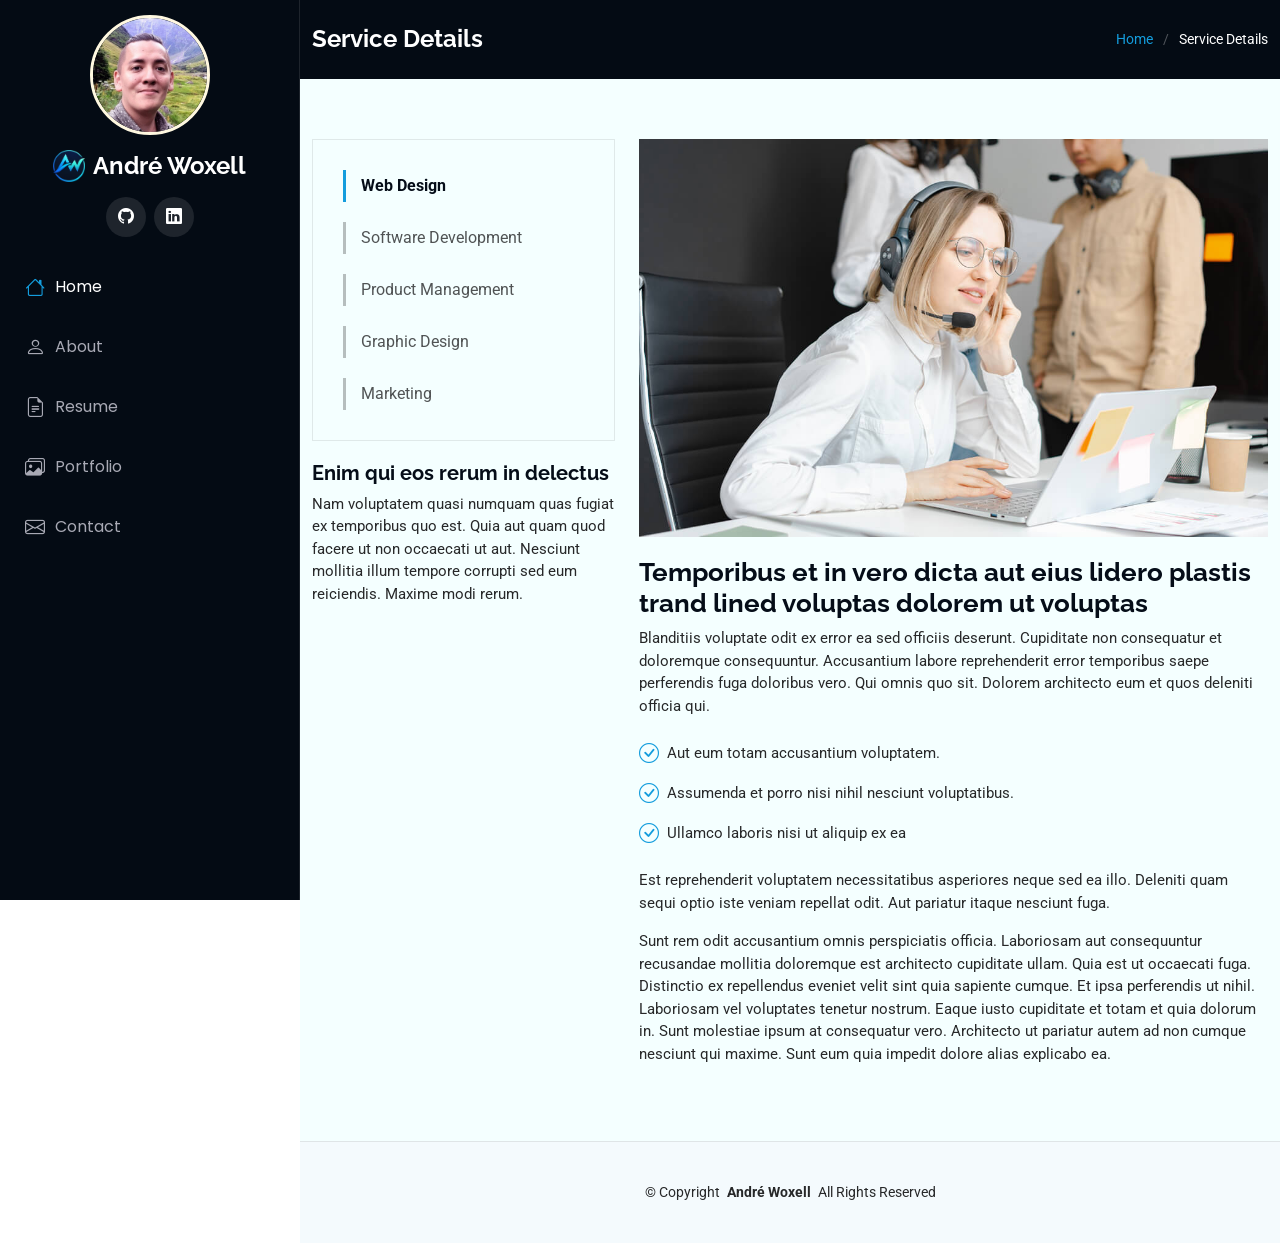
<file: service-details.html>
<!DOCTYPE html>
<html lang="en">

<head>
  <meta charset="utf-8">
  <meta content="width=device-width, initial-scale=1.0" name="viewport">
  <title>Service Details - Woxell</title>
  <meta content="" name="description">
  <meta content="" name="keywords">

  <!-- Favicons -->
  <link href="assets/img/favicon.png" rel="icon">
  <link href="assets/img/apple-touch-icon.png" rel="apple-touch-icon">

  <!-- Fonts -->
  <link href="https://fonts.googleapis.com" rel="preconnect">
  <link href="https://fonts.gstatic.com" rel="preconnect" crossorigin>
  <link
    href="https://fonts.googleapis.com/css2?family=Roboto:ital,wght@0,100;0,300;0,400;0,500;0,700;0,900;1,100;1,300;1,400;1,500;1,700;1,900&family=Poppins:ital,wght@0,100;0,200;0,300;0,400;0,500;0,600;0,700;0,800;0,900;1,100;1,200;1,300;1,400;1,500;1,600;1,700;1,800;1,900&family=Raleway:ital,wght@0,100;0,200;0,300;0,400;0,500;0,600;0,700;0,800;0,900;1,100;1,200;1,300;1,400;1,500;1,600;1,700;1,800;1,900&display=swap"
    rel="stylesheet">

  <!-- Stylesheets -->
  <link href="https://cdn.jsdelivr.net/npm/bootstrap@5.3.8/dist/css/bootstrap.min.css" rel="stylesheet"
    integrity="sha384-sRIl4kxILFvY47J16cr9ZwB07vP4J8+LH7qKQnuqkuIAvNWLzeN8tE5YBujZqJLB" crossorigin="anonymous">
  <link href="assets/css/main.css" rel="stylesheet">
  <link href="assets/vendor/aos/aos.css" rel="stylesheet">
  <link href="assets/bootstrap-icons/bootstrap-icons.css" rel="stylesheet">


  <!-- Scripts -->

  <script src="https://cdn.jsdelivr.net/npm/bootstrap@5.3.8/dist/js/bootstrap.bundle.min.js"
    integrity="sha384-FKyoEForCGlyvwx9Hj09JcYn3nv7wiPVlz7YYwJrWVcXK/BmnVDxM+D2scQbITxI"
    crossorigin="anonymous"></script>
  <script src="assets/scripts/typed.umd.js" defer></script>
  <script src="assets/vendor/aos/aos.js" defer></script>
  <script src="assets/scripts/main.js" defer></script>
</head>

<body class="service-details-page">

  <header id="header" class="header dark-background d-flex flex-column">
    <i class="header-toggle d-xl-none bi bi-list"></i>

    <div class="profile-img">
      <img src="assets/img/pfp.jpg" alt="" class="img-fluid rounded-circle">
    </div>

    <a href="index.html" class="logo d-flex align-items-center justify-content-center">
      <img src="assets/img/logo.png" alt="">
      <h1 class="sitename">André Woxell</h1>
    </a>

    <div class="social-links text-center">
      <a href="https://github.com/Woxell/" class="github"><i class="bi bi-github"></i></a>
      <a href="https://www.linkedin.com/in/andrewoxell/" class="linkedin"><i class="bi bi-linkedin"></i></a>
    </div>

    <nav id="navmenu" class="navmenu">
      <ul>
        <li><a href="#hero" class="active"><i class="bi bi-house navicon"></i>Home</a></li>
        <li><a href="#about"><i class="bi bi-person navicon"></i> About</a></li>
        <li><a href="#resume"><i class="bi bi-file-earmark-text navicon"></i> Resume</a></li>
        <li><a href="#portfolio"><i class="bi bi-images navicon"></i> Portfolio</a></li>
        <!--            <li class="dropdown"><a href="#"><i class="bi bi-menu-button navicon"></i> <span>Dropdown</span> <i-->
        <!--                    class="bi bi-chevron-down toggle-dropdown"></i></a>-->
        <!--                <ul>-->
        <!--                    <li><a href="#">Dropdown 1</a></li>-->
        <!--                    <li class="dropdown"><a href="#"><span>Deep Dropdown</span> <i-->
        <!--                            class="bi bi-chevron-down toggle-dropdown"></i></a>-->
        <!--                        <ul>-->
        <!--                            <li><a href="#">Deep Dropdown 1</a></li>-->
        <!--                            <li><a href="#">Deep Dropdown 2</a></li>-->
        <!--                            <li><a href="#">Deep Dropdown 3</a></li>-->
        <!--                            <li><a href="#">Deep Dropdown 4</a></li>-->
        <!--                            <li><a href="#">Deep Dropdown 5</a></li>-->
        <!--                        </ul>-->
        <!--                    </li>-->
        <!--                    <li><a href="#">Dropdown 2</a></li>-->
        <!--                    <li><a href="#">Dropdown 3</a></li>-->
        <!--                    <li><a href="#">Dropdown 4</a></li>-->
        <!--                </ul>-->
        <!--            </li>-->
        <li><a href="#contact"><i class="bi bi-envelope navicon"></i> Contact</a></li>
      </ul>
    </nav>

  </header>

  <main class="main">

    <!-- Page Title -->
    <div class="page-title dark-background">
      <div class="container d-lg-flex justify-content-between align-items-center">
        <h1 class="mb-2 mb-lg-0">Service Details</h1>
        <nav class="breadcrumbs">
          <ol>
            <li><a href="index.html">Home</a></li>
            <li class="current">Service Details</li>
          </ol>
        </nav>
      </div>
    </div><!-- End Page Title -->

    <!-- Service Details Section -->
    <section id="service-details" class="service-details section">

      <div class="container">

        <div class="row gy-4">

          <div class="col-lg-4" data-aos="fade-up" data-aos-delay="100">
            <div class="services-list">
              <a href="#" class="active">Web Design</a>
              <a href="#">Software Development</a>
              <a href="#">Product Management</a>
              <a href="#">Graphic Design</a>
              <a href="#">Marketing</a>
            </div>

            <h4>Enim qui eos rerum in delectus</h4>
            <p>Nam voluptatem quasi numquam quas fugiat ex temporibus quo est. Quia aut quam quod facere ut non
              occaecati ut aut. Nesciunt mollitia illum tempore corrupti sed eum reiciendis. Maxime modi rerum.</p>
          </div>

          <div class="col-lg-8" data-aos="fade-up" data-aos-delay="200">
            <img src="assets/img/services.jpg" alt="" class="img-fluid services-img">
            <h3>Temporibus et in vero dicta aut eius lidero plastis trand lined voluptas dolorem ut voluptas</h3>
            <p>
              Blanditiis voluptate odit ex error ea sed officiis deserunt. Cupiditate non consequatur et doloremque
              consequuntur. Accusantium labore reprehenderit error temporibus saepe perferendis fuga doloribus vero. Qui
              omnis quo sit. Dolorem architecto eum et quos deleniti officia qui.
            </p>
            <ul>
              <li><i class="bi bi-check-circle"></i> <span>Aut eum totam accusantium voluptatem.</span></li>
              <li><i class="bi bi-check-circle"></i> <span>Assumenda et porro nisi nihil nesciunt voluptatibus.</span>
              </li>
              <li><i class="bi bi-check-circle"></i> <span>Ullamco laboris nisi ut aliquip ex ea</span></li>
            </ul>
            <p>
              Est reprehenderit voluptatem necessitatibus asperiores neque sed ea illo. Deleniti quam sequi optio iste
              veniam repellat odit. Aut pariatur itaque nesciunt fuga.
            </p>
            <p>
              Sunt rem odit accusantium omnis perspiciatis officia. Laboriosam aut consequuntur recusandae mollitia
              doloremque est architecto cupiditate ullam. Quia est ut occaecati fuga. Distinctio ex repellendus eveniet
              velit sint quia sapiente cumque. Et ipsa perferendis ut nihil. Laboriosam vel voluptates tenetur nostrum.
              Eaque iusto cupiditate et totam et quia dolorum in. Sunt molestiae ipsum at consequatur vero. Architecto
              ut pariatur autem ad non cumque nesciunt qui maxime. Sunt eum quia impedit dolore alias explicabo ea.
            </p>
          </div>

        </div>

      </div>

    </section><!-- /Service Details Section -->

  </main>

  <footer id="footer" class="footer position-relative light-background">

    <div class="container">
      <div class="copyright text-center ">
        <p>© <span>Copyright</span> <strong class="px-1 sitename">André Woxell</strong> <span>All Rights Reserved</span>
        </p>
      </div>
    </div>
  </footer>

  <!-- Scroll Top -->
  <a href="#" id="scroll-top" class="scroll-top d-flex align-items-center justify-content-center"><i
      class="bi bi-arrow-up-short"></i></a>
  <!-- Preloader -->
  <div id="preloader"></div>
</body>

</html>
</file>
<file: assets/css/main.css>
/* Fonts */
:root {
  --default-font: "Roboto",  system-ui, -apple-system, "Segoe UI", Roboto, "Helvetica Neue", Arial, "Noto Sans", "Liberation Sans", sans-serif, "Apple Color Emoji", "Segoe UI Emoji", "Segoe UI Symbol", "Noto Color Emoji";
  --heading-font: "Raleway",  sans-serif;
  --nav-font: "Poppins",  sans-serif;
}

/* Global Colors - The following color variables are used throughout the website. Updating them here will change the color scheme of the entire website */
:root { 
  --background-color: #ffffff; /* Background color for the entire website, including individual sections */
  --default-color: #272829; /* Default color used for the majority of the text content across the entire website */
  --heading-color: #050d18; /* Color for headings, subheadings and title throughout the website */
  --accent-color: #149ddd; /* Accent color that represents your brand on the website. It's used for buttons, links, and other elements that need to stand out */
  --surface-color: #ffffff; /* The surface color is used as a background of boxed elements within sections, such as cards, icon boxes, or other elements that require a visual separation from the global background. */
  --contrast-color: #ffffff; /* Contrast color for text, ensuring readability against backgrounds of accent, heading, or default colors. */
}

/* Nav Menu Colors - The following color variables are used specifically for the navigation menu. They are separate from the global colors to allow for more customization options */
:root {
  --nav-color: #a8a9b4;  /* The default color of the main navmenu links */
  --nav-hover-color: #ffffff; /* Applied to main navmenu links when they are hovered over or active */
  --nav-mobile-background-color: #040b14; /* Used as the background color for mobile navigation menu */
  --nav-dropdown-background-color: #040b14; /* Used as the background color for dropdown items that appear when hovering over primary navigation items */
  --nav-dropdown-color: #a8a9b4; /* Used for navigation links of the dropdown items in the navigation menu. */
  --nav-dropdown-hover-color: #ffffff; /* Similar to --nav-hover-color, this color is applied to dropdown navigation links when they are hovered over. */
}

/* Color Presets - These classes override global colors when applied to any section or element, providing reuse of the sam color scheme. */

.light-background {
  --background-color: #f4fafd;
  --surface-color: #ffffff;
}

.dark-background {
  --background-color: #040b14;
  --default-color: #ffffff;
  --heading-color: #ffffff;
  --surface-color: #151f2b;
  --contrast-color: #ffffff;
}

/* Smooth scroll */
:root {
  scroll-behavior: smooth;
}

/*--------------------------------------------------------------
# General Styling & Shared Classes
--------------------------------------------------------------*/
body {
  color: var(--default-color);
  background-color: var(--background-color);
  font-family: var(--default-font);
}

a {
  color: var(--accent-color);
  text-decoration: none;
  transition: 0.3s;
}

a:hover {
  color: color-mix(in srgb, var(--accent-color), transparent 25%);
  text-decoration: none;
}

h1,
h2,
h3,
h4,
h5,
h6 {
  color: var(--heading-color);
  font-family: var(--heading-font);
}

/* PHP Email Form Messages
------------------------------*/
.php-email-form .error-message {
  display: none;
  background: #df1529;
  color: #ffffff;
  text-align: left;
  padding: 15px;
  margin-bottom: 24px;
  font-weight: 600;
}

.php-email-form .sent-message {
  display: none;
  color: #ffffff;
  background: #059652;
  text-align: center;
  padding: 15px;
  margin-bottom: 24px;
  font-weight: 600;
}

.php-email-form .loading {
  display: none;
  background: var(--surface-color);
  text-align: center;
  padding: 15px;
  margin-bottom: 24px;
}

.php-email-form .loading:before {
  content: "";
  display: inline-block;
  border-radius: 50%;
  width: 24px;
  height: 24px;
  margin: 0 10px -6px 0;
  border: 3px solid var(--accent-color);
  border-top-color: var(--surface-color);
  animation: php-email-form-loading 1s linear infinite;
}

@keyframes php-email-form-loading {
  0% {
    transform: rotate(0deg);
  }

  100% {
    transform: rotate(360deg);
  }
}

/*--------------------------------------------------------------
# Global Header
--------------------------------------------------------------*/
.header {
  color: var(--default-color);
  background-color: var(--background-color);
  position: fixed;
  top: 0;
  left: 0;
  bottom: 0;
  padding: 0 15px;
  width: 300px;
  transition: all ease-in-out 0.3s;
  overflow-y: auto;
  z-index: 997;
  border-right: 1px solid color-mix(in srgb, var(--default-color), transparent 90%);
}

.header .profile-img img {
  margin: 15px auto;
  display: block;
  width: 120px;
  border: 3px solid #fff8e0;
}

.header .logo {
  line-height: 1;
  margin-bottom: 15px;
}

.header .logo img {
  max-height: 32px;
  margin-right: 8px;
}

.header .logo h1 {
  font-size: 24px;
  margin: 0;
  font-weight: 700;
  color: var(--heading-color);
}

.header .social-links {
  margin: 0 0 20px 0;
}

.header .social-links a {
  font-size: 16px;
  display: inline-flex;
  align-items: center;
  justify-content: center;
  background: color-mix(in srgb, var(--default-color), transparent 90%);
  color: var(--default-color);
  margin: 0 2px;
  border-radius: 50%;
  text-align: center;
  width: 40px;
  height: 40px;
  transition: 0.3s;
}

.header .social-links a:hover {
  color: var(--contrast-color);
  background: var(--accent-color);
}

@media (min-width: 1200px) {

  .header~main,
  .header~#footer {
    margin-left: 300px;
  }
}

@media (max-width: 1199px) {
  .header {
    left: -100%;
  }
}

.header.header-show {
  left: 0;
}

.header .header-toggle {
  color: var(--contrast-color);
  background-color: var(--accent-color);
  font-size: 22px;
  display: flex;
  align-items: center;
  justify-content: center;
  width: 40px;
  height: 40px;
  border-radius: 50%;
  cursor: pointer;
  position: fixed;
  top: 15px;
  right: 15px;
  z-index: 9999;
  transition: background-color 0.3s;
}

.header .header-toggle:hover {
  color: var(--contrast-color);
  background-color: color-mix(in srgb, var(--accent-color) 90%, white 15%);
}

/*--------------------------------------------------------------
# Navigation Menu
--------------------------------------------------------------*/
.mobile-nav-toggle {
  display: none;
}

.navmenu {
  padding: 0;
  z-index: 9997;
}

.navmenu ul {
  list-style: none;
  padding: 0 0 20px 0;
  margin: 0;
}

.navmenu a,
.navmenu a:focus {
  color: var(--nav-color);
  padding: 15px 10px;
  font-family: var(--nav-font);
  font-size: 16px;
  font-weight: 400;
  display: flex;
  align-items: center;
  white-space: nowrap;
  transition: 0.3s;
  width: 100%;
}

.navmenu a .navicon,
.navmenu a:focus .navicon {
  font-size: 20px;
  margin-right: 10px;
}

.navmenu a .toggle-dropdown,
.navmenu a:focus .toggle-dropdown {
  font-size: 12px;
  line-height: 0;
  margin-left: auto;
  width: 30px;
  height: 30px;
  display: flex;
  align-items: center;
  justify-content: center;
  border-radius: 50%;
  transition: 0.3s;
  flex-shrink: 0;
  background-color: color-mix(in srgb, var(--accent-color), transparent 90%);
}

.navmenu a .toggle-dropdown:hover,
.navmenu a:focus .toggle-dropdown:hover {
  background-color: var(--accent-color);
  color: var(--contrast-color);
}

.navmenu a:hover,
.navmenu .active,
.navmenu .active:focus {
  color: var(--nav-hover-color);
}

.navmenu a:hover .navicon,
.navmenu .active .navicon,
.navmenu .active:focus .navicon {
  color: var(--accent-color);
}

.navmenu .active .toggle-dropdown,
.navmenu .active:focus .toggle-dropdown {
  background-color: var(--accent-color);
  color: var(--contrast-color);
  transform: rotate(180deg);
}

.navmenu .dropdown {
  display: block;
}

.navmenu .dropdown a,
.navmenu .dropdown a:focus {
  color: --nav-dropdown-color;
}

.navmenu .dropdown a:hover,
.navmenu .dropdown .active,
.navmenu .dropdown .active:focus {
  color: var(--nav-dropdown-hover-color);
}

.navmenu .dropdown ul {
  position: static;
  display: none;
  z-index: 99;
  padding: 5px 10px;
  margin: 5px 10px;
  background-color: var(--nav-dropdown-background-color);
  border: 1px solid color-mix(in srgb, var(--default-color), transparent 90%);
  box-shadow: none;
  transition: all 0.5s ease-in-out;
}

.navmenu .dropdown ul ul {
  background-color: rgba(33, 37, 41, 0.1);
}

.navmenu .dropdown>.dropdown-active {
  display: block;
  background-color: rgba(33, 37, 41, 0.03);
}

/*--------------------------------------------------------------
# Global Footer
--------------------------------------------------------------*/
.footer {
  color: var(--default-color);
  background-color: var(--background-color);
  font-size: 14px;
  padding: 40px 0;
  position: relative;
  border-top: 1px solid color-mix(in srgb, var(--default-color), transparent 90%);
}

.footer .copyright p {
  margin-bottom: 0;
}

.footer .credits {
  margin-top: 4px;
  font-size: 13px;
  text-align: center;
}

/*--------------------------------------------------------------
# Preloader
--------------------------------------------------------------*/
#preloader {
  position: fixed;
  inset: 0;
  z-index: 999999;
  overflow: hidden;
  background: var(--background-color);
  transition: all 0.6s ease-out;
}

#preloader:before {
  content: "";
  position: fixed;
  top: calc(50% - 30px);
  left: calc(50% - 30px);
  border: 6px solid #ffffff;
  border-color: var(--accent-color) transparent var(--accent-color) transparent;
  border-radius: 50%;
  width: 60px;
  height: 60px;
  animation: animate-preloader 1.5s linear infinite;
}

@keyframes animate-preloader {
  0% {
    transform: rotate(0deg);
  }

  100% {
    transform: rotate(360deg);
  }
}

/*--------------------------------------------------------------
# Scroll Top Button
--------------------------------------------------------------*/
.scroll-top {
  position: fixed;
  visibility: hidden;
  opacity: 0;
  right: 15px;
  bottom: -15px;
  z-index: 99999;
  background-color: var(--accent-color);
  width: 44px;
  height: 44px;
  border-radius: 50px;
  transition: all 0.4s;
}

.scroll-top i {
  font-size: 24px;
  color: var(--contrast-color);
  line-height: 0;
}

.scroll-top:hover {
  background-color: color-mix(in srgb, var(--accent-color), transparent 20%);
  color: var(--contrast-color);
}

.scroll-top.active {
  visibility: visible;
  opacity: 1;
  bottom: 15px;
}

/*--------------------------------------------------------------
# Disable aos animation delay on mobile devices
--------------------------------------------------------------*/
@media screen and (max-width: 768px) {
  [data-aos-delay] {
    transition-delay: 0 !important;
  }
}

/*--------------------------------------------------------------
# Global Page Titles & Breadcrumbs
--------------------------------------------------------------*/
.page-title {
  color: var(--default-color);
  background-color: var(--background-color);
  padding: 25px 0;
  position: relative;
}

.page-title h1 {
  font-size: 24px;
  font-weight: 700;
}

.page-title .breadcrumbs ol {
  display: flex;
  flex-wrap: wrap;
  list-style: none;
  padding: 0;
  margin: 0;
  font-size: 14px;
  font-weight: 400;
}

.page-title .breadcrumbs ol li+li {
  padding-left: 10px;
}

.page-title .breadcrumbs ol li+li::before {
  content: "/";
  display: inline-block;
  padding-right: 10px;
  color: color-mix(in srgb, var(--default-color), transparent 70%);
}

/*--------------------------------------------------------------
# Global Sections
--------------------------------------------------------------*/
section,
.section {
  color: var(--default-color);
  padding: 60px 0;
  overflow: clip;
}
.section:nth-of-type(even) {
  background-color: #ffffff;
}

.section:nth-of-type(odd) {
  background-color: #f4ffff;
}

/*--------------------------------------------------------------
# Global Section Titles
--------------------------------------------------------------*/
.section-title {
  margin-bottom: 0px;
  padding-bottom: 0px;
  position: relative;
}

.section-title h2 {
  font-size: 32px;
  font-weight: 700;
  margin-bottom: 20px;
  padding-bottom: 20px;
  position: relative;
}

.section-title h2:after {
  content: "";
  position: absolute;
  display: block;
  width: 50px;
  height: 3px;
  background: var(--accent-color);
  left: 0;
  bottom: 0;
}

.section-title p {
  margin-bottom: 0;
}

.section .container {
  margin-top: 0;
  padding-top: 0;
}

/*--------------------------------------------------------------
# Hero Section
--------------------------------------------------------------*/
.hero {
  width: 100%;
  min-height: 100vh;
  position: relative;
  padding: 80px 0;
  display: flex;
  align-items: center;
  justify-content: center;
}

.hero img {
  position: absolute;
  inset: 0;
  display: block;
  width: 100%;
  height: 100%;
  object-fit: cover;
  z-index: 1;
}

.hero:before {
  content: "";
  background: color-mix(in srgb, var(--background-color), transparent 70%);
  position: absolute;
  inset: 0;
  z-index: 2;
}

.hero .container {
  position: relative;
  z-index: 3;
}

.hero h2 {
  margin: 0;
  font-size: 64px;
  font-weight: 700;
}

.hero p {
  margin: 5px 0 0 0;
  font-size: 26px;
}

.hero p span {
  letter-spacing: 1px;
  border-bottom: 2px solid var(--accent-color);
}

.hero .social-links {
  margin-top: 25px;
}

.hero .social-links a {
  font-size: 24px;
  display: inline-block;
  color: color-mix(in srgb, var(--default-color), transparent 50%);
  line-height: 1;
  margin-right: 20px;
  transition: 0.3s;
}

.hero .social-links a:hover {
  color: var(--accent-color);
}

@media (max-width: 768px) {
  .hero h2 {
    font-size: 32px;
  }

  .hero p {
    font-size: 20px;
  }
}

/*--------------------------------------------------------------
# About Section
--------------------------------------------------------------*/
.about .content h2 {
  font-weight: 700;
  font-size: 24px;
}

.about .content ul {
  list-style: none;
  padding: 0;
}

.about .content ul li {
  margin-bottom: 20px;
  display: flex;
  align-items: center;
}

.about .content ul strong {
  margin-right: 10px;
}

.about .content ul i {
  font-size: 16px;
  margin-right: 5px;
  color: var(--accent-color);
  line-height: 0;
}

/*--------------------------------------------------------------
# Stats Section
--------------------------------------------------------------*/
.stats .stats-item {
  padding: 30px;
  width: 100%;
}

.stats .stats-item i {
  color: var(--accent-color);
  display: block;
  font-size: 44px;
  float: left;
  line-height: 0;
}

.stats .stats-item .purecounter {
  color: var(--heading-color);
  font-size: 48px;
  line-height: 40px;
  display: block;
  font-weight: 700;
  margin-left: 60px;
}

.stats .stats-item p {
  color: color-mix(in srgb, var(--default-color), transparent 40%);
  padding: 15px 0 0 0;
  margin: 0 0 0 60px;
  font-family: var(--heading-font);
  font-size: 14px;
}

/*--------------------------------------------------------------
# Skills Section
--------------------------------------------------------------*/
.skills .progress {
  height: 60px;
  display: block;
  background: none;
  border-radius: 0;
}

.skills .progress .skill {
  color: var(--heading-color);
  padding: 0;
  margin: 0 0 6px 0;
  text-transform: uppercase;
  display: block;
  font-weight: 600;
  font-family: var(--heading-font);
}

.skills .progress .skill .val {
  float: right;
  font-style: normal;
}

.skills .progress-bar-wrap {
  background: color-mix(in srgb, var(--default-color), transparent 90%);
  height: 10px;
}

.skills .progress-bar {
  width: 1px;
  height: 10px;
  transition: 0.9s;
  background-color: var(--accent-color);
}

/*--------------------------------------------------------------
# Resume Section
--------------------------------------------------------------*/
.resume .resume-title {
  color: var(--heading-color);
  font-size: 26px;
  font-weight: 700;
  margin-top: 20px;
  margin-bottom: 20px;
}

.resume .resume-item {
  padding: 0 0 20px 20px;
  margin-top: -2px;
  border-left: 2px solid var(--accent-color);
  position: relative;
}

.resume .resume-item h4 {
  line-height: 18px;
  font-size: 18px;
  font-weight: 600;
  text-transform: uppercase;
  color: color-mix(in srgb, var(--default-color), transparent 20%);
  margin-bottom: 10px;
}

.resume .resume-item h5 {
  font-size: 16px;
  padding: 5px 15px;
  display: inline-block;
  font-weight: 600;
  margin-bottom: 10px;
}

.resume .resume-item ul {
  padding-left: 20px;
}

.resume .resume-item ul li {
  padding-bottom: 10px;
}

.resume .resume-item:last-child {
  padding-bottom: 0;
}

.resume .resume-item::before {
  content: "";
  position: absolute;
  width: 16px;
  height: 16px;
  border-radius: 50px;
  left: -9px;
  top: 0;
  background: var(--background-color);
  border: 2px solid var(--accent-color);
}

/*--------------------------------------------------------------
# Portfolio Section
--------------------------------------------------------------*/
.portfolio .portfolio-filters {
  padding: 0;
  margin: 0 auto 20px auto;
  list-style: none;
  text-align: center;
}

.portfolio .portfolio-filters li {
  cursor: pointer;
  display: inline-block;
  padding: 0;
  font-size: 14px;
  font-weight: 400;
  margin: 0 10px;
  line-height: 1;
  text-transform: uppercase;
  margin-bottom: 10px;
  transition: all 0.3s ease-in-out;
}

.portfolio .portfolio-filters li:hover,
.portfolio .portfolio-filters li.filter-active {
  color: var(--accent-color);
}

.portfolio .portfolio-filters li:first-child {
  margin-left: 0;
}

.portfolio .portfolio-filters li:last-child {
  margin-right: 0;
}

@media (max-width: 575px) {
  .portfolio .portfolio-filters li {
    font-size: 14px;
    margin: 0 5px;
  }
}

.portfolio .portfolio-content {
  position: relative;
  overflow: hidden;
}

.portfolio .portfolio-content img {
  transition: 0.3s;
}

.portfolio .portfolio-content .portfolio-info {
  opacity: 0;
  position: absolute;
  inset: 0;
  z-index: 3;
  transition: all ease-in-out 0.3s;
  background: rgba(0, 0, 0, 0.6);
  padding: 15px;
}

.portfolio .portfolio-content .portfolio-info h4 {
  font-size: 14px;
  padding: 5px 10px;
  font-weight: 400;
  color: #ffffff;
  display: inline-block;
  background-color: var(--accent-color);
}

.portfolio .portfolio-content .portfolio-info p {
  position: absolute;
  bottom: 10px;
  text-align: center;
  display: inline-block;
  left: 0;
  right: 0;
  font-size: 16px;
  font-weight: 600;
  color: rgba(255, 255, 255, 0.8);
}

.portfolio .portfolio-content .portfolio-info .preview-link,
.portfolio .portfolio-content .portfolio-info .details-link {
  position: absolute;
  left: calc(50% - 40px);
  font-size: 26px;
  top: calc(50% - 14px);
  color: #fff;
  transition: 0.3s;
  line-height: 1.2;
}

.portfolio .portfolio-content .portfolio-info .preview-link:hover,
.portfolio .portfolio-content .portfolio-info .details-link:hover {
  color: var(--accent-color);
}

.portfolio .portfolio-content .portfolio-info .details-link {
  left: 50%;
  font-size: 34px;
  line-height: 0;
}

.portfolio .portfolio-content:hover .portfolio-info {
  opacity: 1;
}

.portfolio .portfolio-content:hover img {
  transform: scale(1.1);
}

/*--------------------------------------------------------------
# Services Section
--------------------------------------------------------------*/
.services .service-item {
  position: relative;
}

.services .service-item .icon {
  background: var(--accent-color);
  display: flex;
  align-items: center;
  justify-content: center;
  width: 54px;
  height: 54px;
  border-radius: 50%;
  transition: 0.5s;
  border: 1px solid var(--accent-color);
  margin-right: 20px;
}

.services .service-item .icon i {
  color: var(--contrast-color);
  font-size: 24px;
  line-height: 0;
}

.services .service-item:hover .icon {
  background: var(--surface-color);
}

.services .service-item:hover .icon i {
  color: var(--accent-color);
}

.services .service-item .title {
  font-weight: 700;
  margin-bottom: 15px;
  font-size: 18px;
}

.services .service-item .title a {
  color: var(--heading-color);
}

.services .service-item .title a:hover {
  color: var(--accent-color);
}

.services .service-item .description {
  line-height: 24px;
  font-size: 14px;
}

/*--------------------------------------------------------------
# Testimonials Section
--------------------------------------------------------------*/
.testimonials .testimonials-carousel,
.testimonials .testimonials-slider {
  overflow: hidden;
}

.testimonials .testimonial-item {
  box-sizing: content-box;
  text-align: center;
  min-height: 320px;
}

.testimonials .testimonial-item .testimonial-img {
  width: 90px;
  border-radius: 50%;
  margin: 0 auto;
}

.testimonials .testimonial-item h3 {
  font-size: 18px;
  font-weight: bold;
  margin: 10px 0 5px 0;
}

.testimonials .testimonial-item h4 {
  font-size: 14px;
  color: color-mix(in srgb, var(--default-color), transparent 20%);
  margin: 0;
}

.testimonials .testimonial-item .quote-icon-left,
.testimonials .testimonial-item .quote-icon-right {
  color: color-mix(in srgb, var(--accent-color), transparent 40%);
  font-size: 26px;
  line-height: 0;
}

.testimonials .testimonial-item .quote-icon-left {
  display: inline-block;
  left: -5px;
  position: relative;
}

.testimonials .testimonial-item .quote-icon-right {
  display: inline-block;
  right: -5px;
  position: relative;
  top: 10px;
  transform: scale(-1, -1);
}

.testimonials .testimonial-item p {
  font-style: italic;
  margin: 0 15px 15px 15px;
  padding: 20px;
  background-color: var(--surface-color);
  position: relative;
  margin-bottom: 35px;
  border-radius: 6px;
  box-shadow: 0px 2px 15px rgba(0, 0, 0, 0.1);
}

.testimonials .testimonial-item p::after {
  content: "";
  width: 0;
  height: 0;
  border-top: 20px solid var(--surface-color);
  border-right: 20px solid transparent;
  border-left: 20px solid transparent;
  position: absolute;
  bottom: -20px;
  left: calc(50% - 20px);
}

.testimonials .swiper-wrapper {
  height: auto;
}

.testimonials .swiper-pagination {
  margin-top: 40px;
  position: relative;
}

.testimonials .swiper-pagination .swiper-pagination-bullet {
  width: 12px;
  height: 12px;
  background-color: var(--background-color);
  opacity: 1;
  border: 1px solid var(--accent-color);
}

.testimonials .swiper-pagination .swiper-pagination-bullet-active {
  background-color: var(--accent-color);
}

/*--------------------------------------------------------------
# Contact Section
--------------------------------------------------------------*/
.contact .info-wrap {
  background-color: var(--surface-color);
  box-shadow: 0px 0px 20px rgba(0, 0, 0, 0.1);
  padding: 30px;
}

@media (max-width: 575px) {
  .contact .info-wrap {
    padding: 20px;
  }
}

.contact .info-item {
  margin-bottom: 40px;
}

.contact .info-item i {
  font-size: 20px;
  color: var(--accent-color);
  background: color-mix(in srgb, var(--accent-color), transparent 92%);
  width: 44px;
  height: 44px;
  display: flex;
  justify-content: center;
  align-items: center;
  border-radius: 50px;
  transition: all 0.3s ease-in-out;
  margin-right: 15px;
}

.contact .info-item h3 {
  padding: 0;
  font-size: 18px;
  font-weight: 700;
  margin-bottom: 5px;
}

.contact .info-item p {
  padding: 0;
  margin-bottom: 0;
  font-size: 14px;
}

.contact .info-item:hover i {
  background: var(--accent-color);
  color: var(--contrast-color);
}

.contact .php-email-form {
  background-color: var(--surface-color);
  height: 100%;
  padding: 30px;
  box-shadow: 0px 0px 20px rgba(0, 0, 0, 0.1);
}

@media (max-width: 575px) {
  .contact .php-email-form {
    padding: 20px;
  }
}

.contact .php-email-form input[type=text],
.contact .php-email-form input[type=email],
.contact .php-email-form textarea {
  font-size: 14px;
  padding: 10px 15px;
  box-shadow: none;
  border-radius: 0;
  color: var(--default-color);
  background-color: var(--surface-color);
  border-color: color-mix(in srgb, var(--default-color), transparent 80%);
}

.contact .php-email-form input[type=text]:focus,
.contact .php-email-form input[type=email]:focus,
.contact .php-email-form textarea:focus {
  border-color: var(--accent-color);
}

.contact .php-email-form input[type=text]::placeholder,
.contact .php-email-form input[type=email]::placeholder,
.contact .php-email-form textarea::placeholder {
  color: color-mix(in srgb, var(--default-color), transparent 70%);
}

.contact .php-email-form button[type=submit] {
  color: var(--contrast-color);
  background: var(--accent-color);
  border: 0;
  padding: 10px 30px;
  transition: 0.4s;
  border-radius: 50px;
}

.contact .php-email-form button[type=submit]:hover {
  background: color-mix(in srgb, var(--accent-color), transparent 25%);
}

/*--------------------------------------------------------------
# Portfolio Details Section
--------------------------------------------------------------*/
.portfolio-details .portfolio-details-slider img {
  width: 100%;
}

.portfolio-details .portfolio-details-slider .swiper-pagination {
  margin-top: 20px;
  position: relative;
}

.portfolio-details .portfolio-details-slider .swiper-pagination .swiper-pagination-bullet {
  width: 12px;
  height: 12px;
  background-color: color-mix(in srgb, var(--default-color), transparent 85%);
  opacity: 1;
}

.portfolio-details .portfolio-details-slider .swiper-pagination .swiper-pagination-bullet-active {
  background-color: var(--accent-color);
}

.portfolio-details .portfolio-info {
  padding: 30px;
  box-shadow: 0px 0 30px rgba(0, 0, 0, 0.1);
}

.portfolio-details .portfolio-info h3 {
  font-size: 22px;
  font-weight: 700;
  margin-bottom: 20px;
  padding-bottom: 20px;
  border-bottom: 1px solid color-mix(in srgb, var(--default-color), transparent 85%);
}

.portfolio-details .portfolio-info ul {
  list-style: none;
  padding: 0;
  font-size: 15px;
}

.portfolio-details .portfolio-info ul li+li {
  margin-top: 10px;
}

.portfolio-details .portfolio-description {
  padding-top: 30px;
}

.portfolio-details .portfolio-description h2 {
  font-size: 26px;
  font-weight: 700;
  margin-bottom: 20px;
}

.portfolio-details .portfolio-description p {
  padding: 0;
  color: color-mix(in srgb, var(--default-color), transparent 30%);
}

/*--------------------------------------------------------------
# Service Details Section
--------------------------------------------------------------*/
.service-details .services-list {
  padding: 10px 30px;
  border: 1px solid color-mix(in srgb, var(--default-color), transparent 90%);
  margin-bottom: 20px;
}

.service-details .services-list a {
  display: block;
  line-height: 1;
  padding: 8px 0 8px 15px;
  border-left: 3px solid color-mix(in srgb, var(--default-color), transparent 70%);
  margin: 20px 0;
  color: color-mix(in srgb, var(--default-color), transparent 20%);
  transition: 0.3s;
}

.service-details .services-list a.active {
  color: var(--heading-color);
  font-weight: 700;
  border-color: var(--accent-color);
}

.service-details .services-list a:hover {
  border-color: var(--accent-color);
}

.service-details .services-img {
  margin-bottom: 20px;
}

.service-details h3 {
  font-size: 26px;
  font-weight: 700;
}

.service-details h4 {
  font-size: 20px;
  font-weight: 700;
}

.service-details p {
  font-size: 15px;
}

.service-details ul {
  list-style: none;
  padding: 0;
  font-size: 15px;
}

.service-details ul li {
  padding: 5px 0;
  display: flex;
  align-items: center;
}

.service-details ul i {
  font-size: 20px;
  margin-right: 8px;
  color: var(--accent-color);
}

/*--------------------------------------------------------------
# Starter Section Section
--------------------------------------------------------------*/
.starter-section {
  /* Add your styles here */
}
</file>
